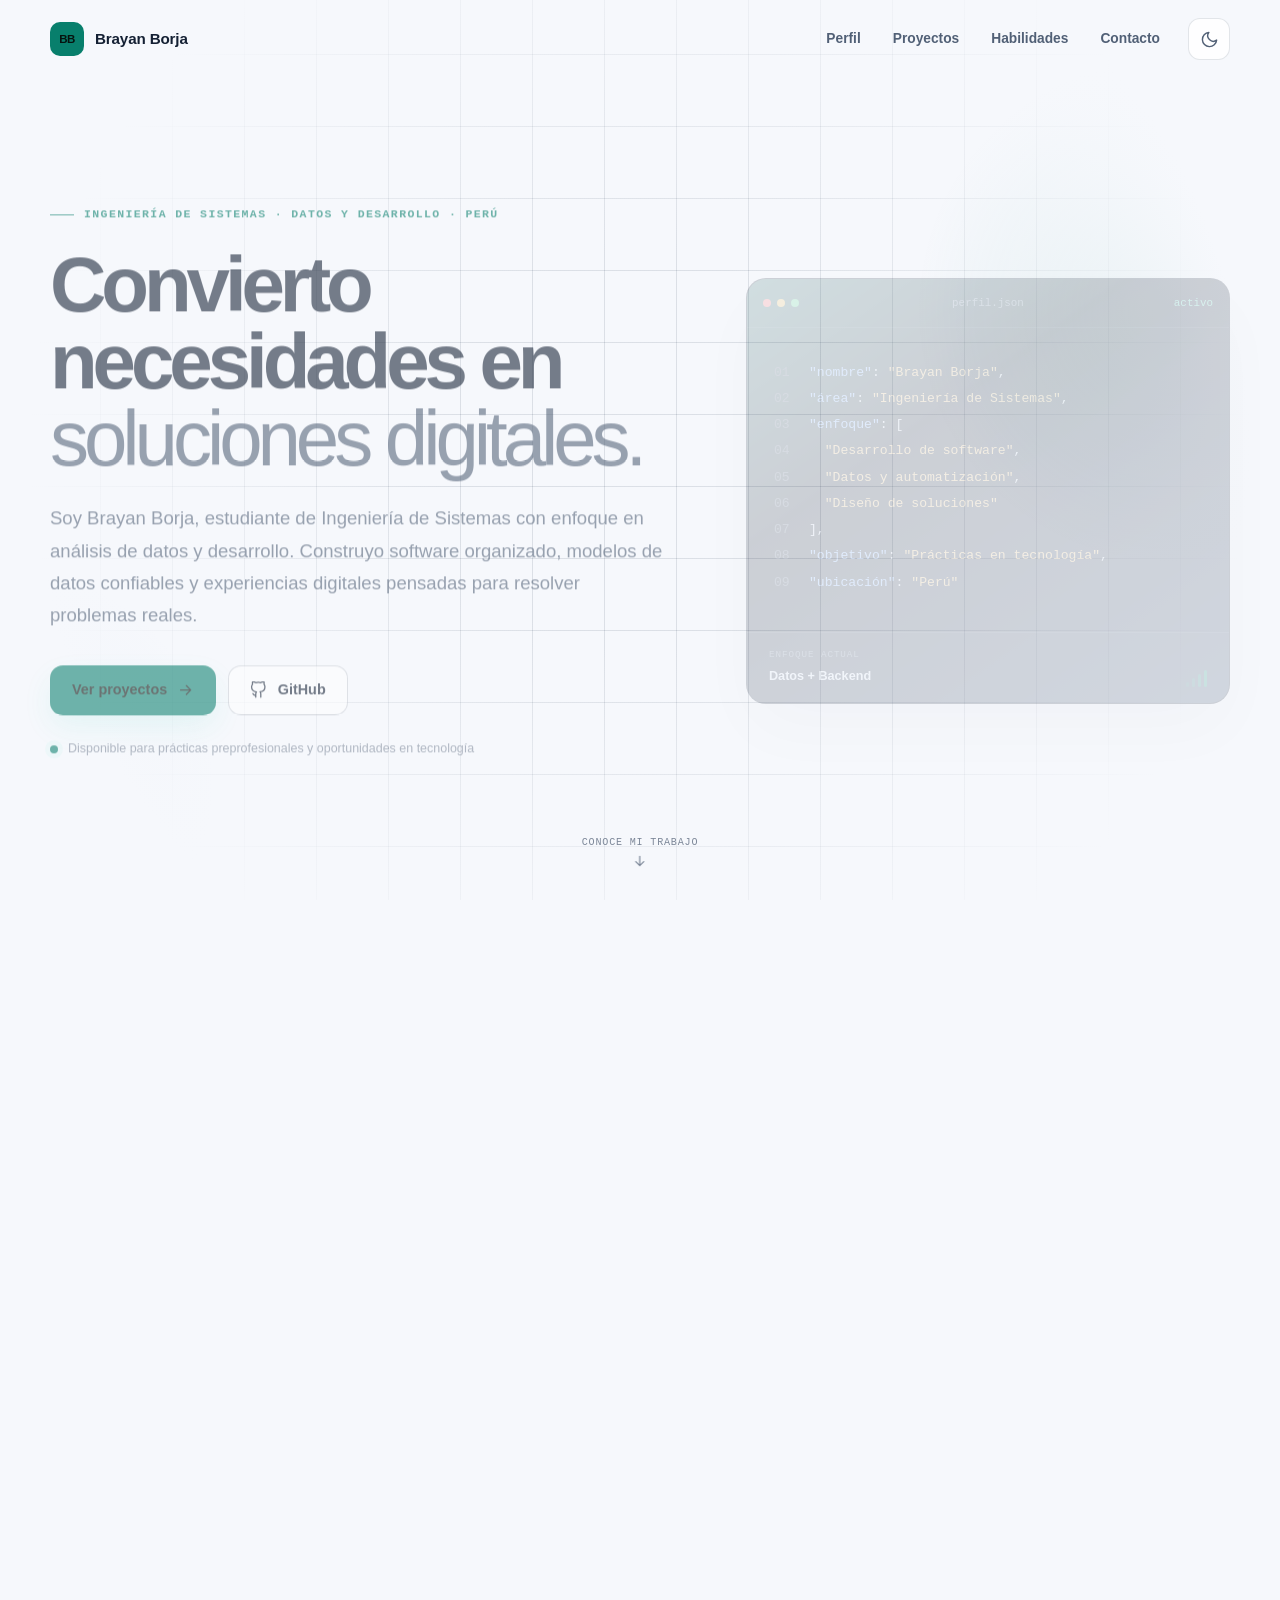
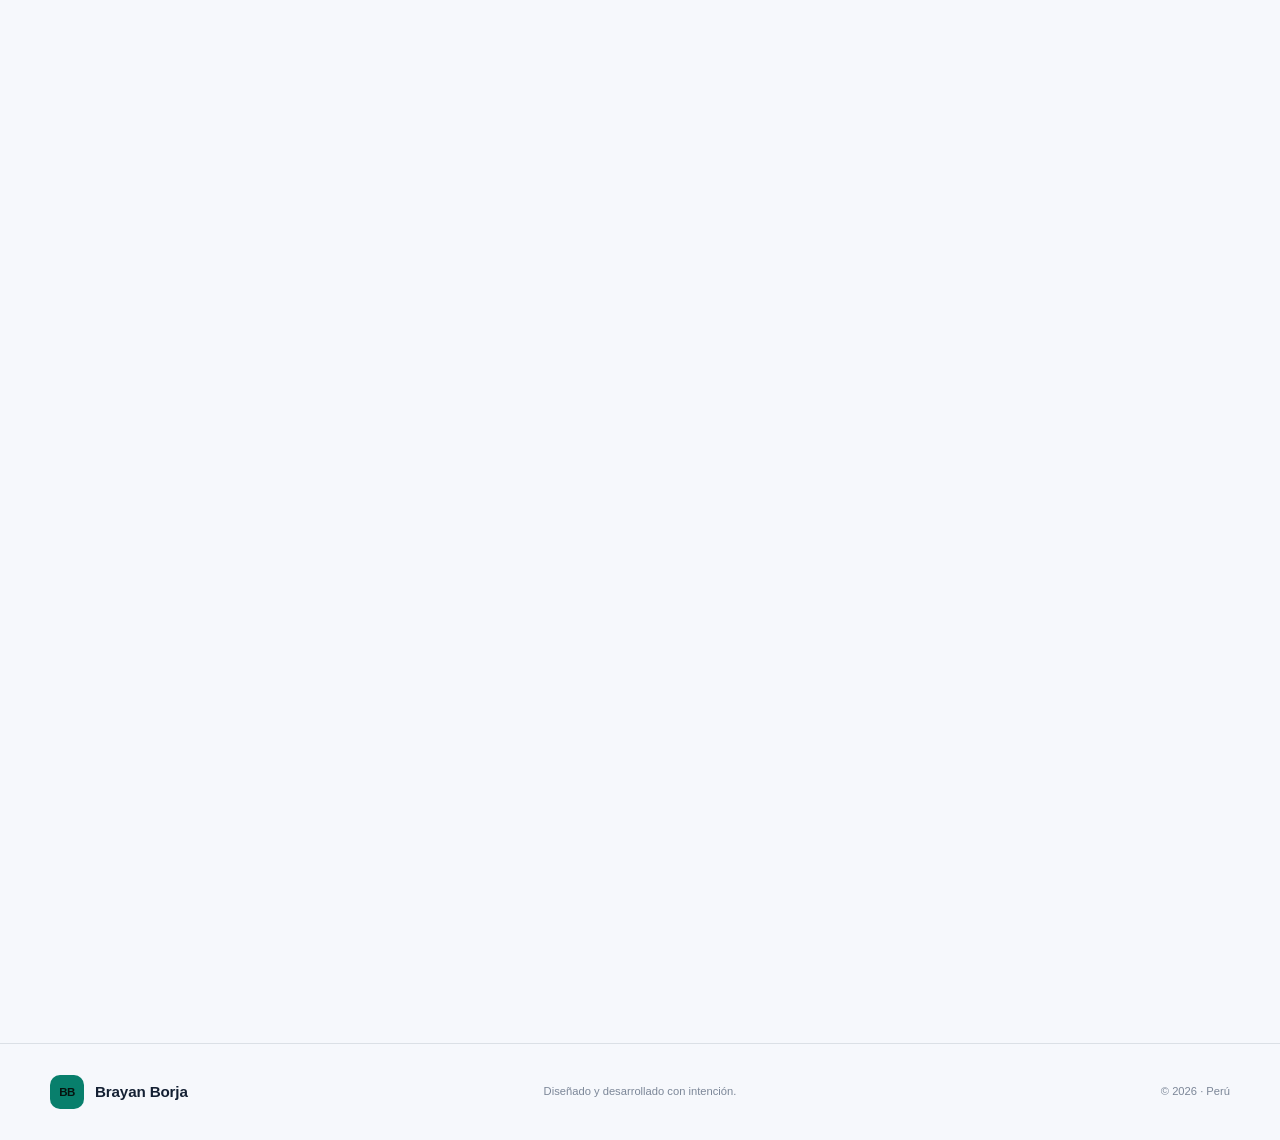
<file: index.html>
<!doctype html>
<html lang="es" data-theme="dark">
  <head>
    <meta charset="UTF-8" />
    <meta name="viewport" content="width=device-width, initial-scale=1.0" />
    <meta name="referrer" content="no-referrer" />
    <meta
      http-equiv="Content-Security-Policy"
      content="default-src 'self'; script-src 'self'; style-src 'self'; img-src 'self' data:; font-src 'self'; connect-src 'none'; object-src 'none'; frame-src 'none'; media-src 'none'; worker-src 'none'; base-uri 'self'; form-action 'none'; upgrade-insecure-requests"
    />
    <meta
      name="description"
      content="Portafolio de Brayan Borja: dos proyectos documentados de desarrollo de software, diseño de interfaces y pruebas de usabilidad."
    />
    <meta name="theme-color" content="#08101f" />
    <meta property="og:title" content="Brayan Borja | Ingeniería de Sistemas" />
    <meta
      property="og:description"
      content="Lab Nutrition y Tienda Nova: dos proyectos reales explicados con proceso, evidencia y resultados."
    />
    <meta property="og:type" content="website" />
    <meta property="og:url" content="https://thebrayan202.github.io/github.io/" />
    <title>Brayan Borja | Ingeniería de Sistemas</title>
    <link rel="icon" href="favicon.svg" type="image/svg+xml" />
    <link rel="stylesheet" href="styles.css" />
    <script src="script.js" defer></script>
  </head>
  <body>
    <a class="skip-link" href="#contenido">Saltar al contenido</a>

    <header class="site-header" data-header>
      <div class="container nav-wrap">
        <a class="brand" href="#inicio" aria-label="Ir al inicio">
          <span class="brand-mark" aria-hidden="true">BB</span>
          <span>Brayan Borja</span>
        </a>

        <nav class="desktop-nav" aria-label="Navegación principal">
          <a href="#sobre-mi">Perfil</a>
          <a href="#proyectos">Proyectos</a>
          <a href="#habilidades">Habilidades</a>
          <a href="#contacto">Contacto</a>
        </nav>

        <div class="nav-actions">
          <button class="icon-button" type="button" data-theme-toggle aria-label="Cambiar a tema claro">
            <svg class="sun-icon" viewBox="0 0 24 24" aria-hidden="true">
              <circle cx="12" cy="12" r="4"></circle>
              <path d="M12 2v2M12 20v2M4.93 4.93l1.42 1.42M17.66 17.66l1.41 1.41M2 12h2M20 12h2M4.93 19.07l1.42-1.42M17.66 6.34l1.41-1.41"></path>
            </svg>
            <svg class="moon-icon" viewBox="0 0 24 24" aria-hidden="true">
              <path d="M21 12.79A9 9 0 1 1 11.21 3 7 7 0 0 0 21 12.79Z"></path>
            </svg>
          </button>
          <button
            class="menu-button"
            type="button"
            data-menu-button
            aria-expanded="false"
            aria-controls="mobile-menu"
          >
            <span class="sr-only">Abrir menú</span>
            <span></span><span></span><span></span>
          </button>
        </div>
      </div>

      <nav class="mobile-nav" id="mobile-menu" data-mobile-menu aria-label="Navegación móvil">
        <a href="#sobre-mi">Perfil</a>
        <a href="#proyectos">Proyectos</a>
        <a href="#habilidades">Habilidades</a>
        <a href="#contacto">Contacto</a>
      </nav>
    </header>

    <main id="contenido">
      <section class="hero" id="inicio">
        <div class="hero-glow hero-glow-one" aria-hidden="true"></div>
        <div class="hero-glow hero-glow-two" aria-hidden="true"></div>
        <div class="container hero-grid">
          <div class="hero-copy reveal">
            <div class="eyebrow"><span></span> Ingeniería de Sistemas · Datos y desarrollo · Perú</div>
            <h1>Convierto necesidades en <em>soluciones digitales.</em></h1>
            <p class="hero-lead">
              Soy Brayan Borja, estudiante de Ingeniería de Sistemas con enfoque en análisis de
              datos y desarrollo. Construyo software organizado, modelos de datos confiables y
              experiencias digitales pensadas para resolver problemas reales.
            </p>
            <div class="hero-actions">
              <a class="button button-primary" href="#proyectos">
                Ver proyectos
                <svg viewBox="0 0 24 24" aria-hidden="true">
                  <path d="M5 12h14M13 6l6 6-6 6"></path>
                </svg>
              </a>
              <a
                class="button button-secondary"
                href="https://github.com/thebrayan202"
                target="_blank"
                rel="noopener noreferrer"
              >
                <svg viewBox="0 0 24 24" aria-hidden="true">
                  <path d="M15 22v-4a4.8 4.8 0 0 0-1-3.5c3.3-.4 6.8-1.6 6.8-7A5.4 5.4 0 0 0 19.4 4 5 5 0 0 0 19.3.5S18.2.1 15 1.8a13.4 13.4 0 0 0-7 0C4.8.1 3.7.5 3.7.5A5 5 0 0 0 3.6 4a5.4 5.4 0 0 0-1.4 3.7c0 5.3 3.5 6.5 6.8 7A4.8 4.8 0 0 0 8 18v4M8 19c-3 .9-3-1.5-4-2"></path>
                </svg>
                GitHub
              </a>
            </div>
            <div class="hero-note">
              <span class="status-dot" aria-hidden="true"></span>
              Disponible para prácticas preprofesionales y oportunidades en tecnología
            </div>
          </div>

          <div class="profile-panel reveal" data-delay="120">
            <div class="panel-topbar">
              <div class="window-dots" aria-hidden="true"><span></span><span></span><span></span></div>
              <span>perfil.json</span>
              <span class="panel-state">activo</span>
            </div>
            <div class="code-card" aria-label="Resumen profesional">
              <div><span class="line-number">01</span><span class="code-key">"nombre"</span>: <span class="code-value">"Brayan Borja"</span>,</div>
              <div><span class="line-number">02</span><span class="code-key">"área"</span>: <span class="code-value">"Ingeniería de Sistemas"</span>,</div>
              <div><span class="line-number">03</span><span class="code-key">"enfoque"</span>: [</div>
              <div><span class="line-number">04</span>&nbsp;&nbsp;<span class="code-value">"Desarrollo de software"</span>,</div>
              <div><span class="line-number">05</span>&nbsp;&nbsp;<span class="code-value">"Datos y automatización"</span>,</div>
              <div><span class="line-number">06</span>&nbsp;&nbsp;<span class="code-value">"Diseño de soluciones"</span></div>
              <div><span class="line-number">07</span>],</div>
              <div><span class="line-number">08</span><span class="code-key">"objetivo"</span>: <span class="code-value">"Prácticas en tecnología"</span>,</div>
              <div><span class="line-number">09</span><span class="code-key">"ubicación"</span>: <span class="code-value">"Perú"</span></div>
            </div>
            <div class="panel-footer">
              <div>
                <span>ENFOQUE ACTUAL</span>
                <strong>Datos + Backend</strong>
              </div>
              <div class="signal" aria-hidden="true"><i></i><i></i><i></i><i></i></div>
            </div>
          </div>
        </div>
        <a class="scroll-cue" href="#sobre-mi" aria-label="Continuar a la sección Sobre mí">
          <span>Conoce mi trabajo</span>
          <svg viewBox="0 0 24 24" aria-hidden="true"><path d="M12 5v14M6 13l6 6 6-6"></path></svg>
        </a>
      </section>

      <section class="section" id="sobre-mi">
        <div class="container about-grid">
          <div class="section-heading reveal">
            <span class="section-number">01</span>
            <p class="section-kicker">Perfil profesional</p>
            <h2>Tecnología con propósito, criterio y atención al detalle.</h2>
          </div>
          <div class="about-content reveal" data-delay="100">
            <p class="about-main">
              Disfruto entender cómo funciona un proceso antes de escribir una sola línea de código.
              Esa mirada me ayuda a crear soluciones simples de mantener y cómodas para quien las usa.
            </p>
            <p>
              Mi formación combina programación orientada a objetos, modelado de bases de datos y
              diseño de interfaces. Profundizo en SQL, Power BI y herramientas que permiten
              convertir datos en información clara para tomar mejores decisiones.
            </p>
            <div class="career-facts" aria-label="Resumen de perfil profesional">
              <article>
                <span>Formación</span>
                <h3>Ingeniería de Sistemas</h3>
                <p>Universidad Tecnológica del Perú · En curso</p>
              </article>
              <article>
                <span>Áreas de interés</span>
                <h3>Datos + Backend</h3>
                <p>Análisis, automatización y desarrollo de sistemas</p>
              </article>
              <article>
                <span>Disponibilidad</span>
                <h3>Oportunidades en tecnología</h3>
                <p>Prácticas preprofesionales · Perú</p>
              </article>
            </div>
            <div class="principles">
              <article>
                <span>01</span>
                <h3>Entender</h3>
                <p>Primero el problema, luego la herramienta.</p>
              </article>
              <article>
                <span>02</span>
                <h3>Construir</h3>
                <p>Estructura clara, lógica consistente y buen criterio.</p>
              </article>
              <article>
                <span>03</span>
                <h3>Mejorar</h3>
                <p>Probar, escuchar y corregir con intención.</p>
              </article>
            </div>
          </div>
        </div>
      </section>

      <section class="section projects-section" id="proyectos">
        <div class="container">
          <div class="section-heading section-heading-row reveal">
            <div>
              <span class="section-number">02</span>
              <p class="section-kicker">Proyectos seleccionados</p>
              <h2>Proyectos explicados desde el problema hasta el resultado.</h2>
            </div>
            <p class="heading-note">Dos casos reales sustentados con código, documentación, pruebas e imágenes del trabajo desarrollado.</p>
          </div>

          <div class="projects-list">
            <article class="project-card reveal">
              <div class="project-index">01</div>
              <div class="project-visual project-image-frame lab-visual">
                <img src="assets/lab-figma-dashboard.png" alt="Vista del prototipo de Lab Nutrition diseñado en Figma" loading="lazy" />
                <span class="image-caption">Dashboard · Gestión logística</span>
              </div>
              <div class="project-copy">
                <div class="project-meta">
                  <span>Producto digital</span><span>Proyecto académico</span>
                </div>
                <h3>Lab Nutrition</h3>
                <p>
                  Diseñé y documenté un prototipo logístico interactivo para registrar marcas,
                  modelos y compras, además de aprobar o rechazar operaciones desde un flujo claro.
                </p>
                <p class="project-detail-copy">El archivo entregado genera nueve pantallas en Figma mediante JavaScript, componentes, variables y estados. La tarea “Registrar modelo” se evaluó con una sesión moderada y cuatro respuestas no moderadas.</p>
                <ul class="project-points">
                  <li>CRUD, aprobación y rechazo con estados visibles</li>
                  <li>Componentes, variables y prototipo navegable</li>
                  <li>Prueba de usabilidad con métricas documentadas</li>
                </ul>
                <div class="project-facts"><span><b>9</b> pantallas</span><span><b>4/4</b> completaron</span><span><b>22,5 s</b> promedio</span></div>
                <div class="tag-list"><span>Figma</span><span>JavaScript</span><span>UX Research</span></div>
                <a class="text-link" href="proyecto.html?id=lab">
                  Ver proyecto y bitácora <svg viewBox="0 0 24 24" aria-hidden="true"><path d="M5 12h14M13 6l6 6-6 6"></path></svg>
                </a>
              </div>
            </article>

            <article class="project-card project-card-reverse reveal">
              <div class="project-index">02</div>
              <div class="project-visual project-image-frame nova-visual">
                <img src="assets/nova-dashboard.png" alt="Panel principal real de Tienda Nova" loading="lazy" />
                <span class="image-caption">Captura del sistema · Java Swing</span>
              </div>
              <div class="project-copy">
                <div class="project-meta">
                  <span>Aplicación de escritorio</span><span>Proyecto académico</span>
                </div>
                <h3>Tienda Nova</h3>
                <p>
                  Desarrollé una aplicación de escritorio que centraliza clientes, productos,
                  ventas, stock, comprobantes, historial y reportes para una tienda.
                </p>
                <p class="project-detail-copy">La solución separa interfaz, reglas de negocio, dominio y persistencia. El código fue compilado con JDK 17 y los once casos documentados quedaron conformes.</p>
                <ul class="project-points">
                  <li>Arquitectura por capas y principios de POO</li>
                  <li>Persistencia local con reemplazo atómico</li>
                  <li>Control de stock, comprobantes y reportes CSV</li>
                </ul>
                <div class="project-facts"><span><b>23</b> archivos Java</span><span><b>11/11</b> pruebas</span><span><b>0</b> librerías externas</span></div>
                <div class="tag-list"><span>Java 17</span><span>Swing</span><span>POO</span></div>
                <a class="text-link" href="proyecto.html?id=nova">
                  Ver proyecto y bitácora <svg viewBox="0 0 24 24" aria-hidden="true"><path d="M5 12h14M13 6l6 6-6 6"></path></svg>
                </a>
              </div>
            </article>

          </div>
        </div>
      </section>

      <section class="section skills-section" id="habilidades">
        <div class="container skills-grid">
          <div class="section-heading reveal">
            <span class="section-number">03</span>
            <p class="section-kicker">Habilidades</p>
            <h2>Herramientas que uso para llevar una idea a la práctica.</h2>
            <p class="skills-intro">
              Me importa más entender bien los fundamentos que coleccionar tecnologías. Este es el
              conjunto con el que trabajo y sigo profundizando.
            </p>
          </div>
          <div class="skill-groups reveal" data-delay="100">
            <article>
              <div class="skill-icon">&lt;/&gt;</div>
              <div>
                <span>Desarrollo</span>
                <h3>Java · HTML · CSS · JavaScript</h3>
                <p>Programación orientada a objetos, lógica y construcción de interfaces web.</p>
              </div>
            </article>
            <article>
              <div class="skill-icon">DB</div>
              <div>
                <span>Datos</span>
                <h3>SQL · Power BI · Excel</h3>
                <p>Modelado relacional, consultas, limpieza y visualización de información.</p>
              </div>
            </article>
            <article>
              <div class="skill-icon">UI</div>
              <div>
                <span>Producto</span>
                <h3>Figma · UX/UI · Prototipado</h3>
                <p>Flujos, componentes, pruebas de usabilidad y sistemas de diseño.</p>
              </div>
            </article>
            <article>
              <div class="skill-icon">01</div>
              <div>
                <span>Forma de trabajo</span>
                <h3>Git · GitHub · UML</h3>
                <p>Versionado, documentación y comunicación visual de soluciones.</p>
              </div>
            </article>
          </div>
        </div>
      </section>

      <section class="section focus-section">
        <div class="container focus-card reveal">
          <div>
            <span class="section-number">04</span>
            <p class="section-kicker">En qué estoy trabajando</p>
            <h2>Una base sólida para crecer en datos y desarrollo.</h2>
          </div>
          <div class="focus-track">
            <div class="focus-item">
              <span>Ahora</span>
              <strong>Fortalecer SQL y Java</strong>
              <p>Resolver problemas con mejor estructura y criterio técnico.</p>
            </div>
            <div class="focus-item">
              <span>Siguiente</span>
              <strong>Proyectos con datos reales</strong>
              <p>Crear análisis reproducibles y dashboards orientados a decisiones.</p>
            </div>
            <div class="focus-item">
              <span>Dirección</span>
              <strong>Datos + Backend</strong>
              <p>Construir sistemas confiables que conecten procesos e información.</p>
            </div>
          </div>
        </div>
      </section>

      <section class="section contact-section" id="contacto">
        <div class="container contact-card reveal">
          <div class="contact-grid" aria-hidden="true"></div>
          <div class="contact-layout">
            <div class="contact-copy">
              <p class="section-kicker">Contacto profesional</p>
              <h2>Conversemos sobre una oportunidad en tecnología.</h2>
              <p class="contact-intro">
                Estoy disponible para prácticas preprofesionales y oportunidades donde pueda
                aportar en desarrollo, datos o mejora de procesos mientras continúo fortaleciendo
                mi experiencia profesional.
              </p>
              <div class="contact-actions">
                <button class="button button-primary" type="button" data-email-compose>
                  Enviar correo
                  <svg viewBox="0 0 24 24" aria-hidden="true"><path d="M5 12h14M13 6l6 6-6 6"></path></svg>
                </button>
                <a class="button button-secondary" href="https://github.com/thebrayan202" target="_blank" rel="noopener noreferrer">
                  Visitar mi GitHub
                </a>
              </div>
              <p class="contact-note"><span aria-hidden="true"></span> Disponible para procesos de selección y entrevistas</p>
            </div>

            <div class="contact-details" aria-label="Datos de contacto de Brayan Borja">
              <p class="contact-details-label">Datos de contacto</p>
              <button class="contact-detail" type="button" data-email-reveal aria-label="Mostrar correo profesional">
                <span class="contact-detail-icon" aria-hidden="true">@</span>
                <span>
                  <small>Correo protegido</small>
                  <strong data-email-text>Mostrar correo profesional</strong>
                </span>
                <svg viewBox="0 0 24 24" aria-hidden="true"><path d="M7 17 17 7M8 7h9v9"></path></svg>
              </button>
              <a class="contact-detail" href="https://github.com/thebrayan202" target="_blank" rel="noopener noreferrer">
                <span class="contact-detail-icon" aria-hidden="true">GH</span>
                <span>
                  <small>GitHub</small>
                  <strong>github.com/thebrayan202</strong>
                </span>
                <svg viewBox="0 0 24 24" aria-hidden="true"><path d="M7 17 17 7M8 7h9v9"></path></svg>
              </a>
              <div class="contact-detail contact-detail-static">
                <span class="contact-detail-icon" aria-hidden="true">PE</span>
                <span>
                  <small>Ubicación</small>
                  <strong>Perú</strong>
                </span>
              </div>
            </div>
          </div>
        </div>
      </section>
    </main>

    <footer class="site-footer">
      <div class="container footer-inner">
        <a class="brand" href="#inicio"><span class="brand-mark">BB</span><span>Brayan Borja</span></a>
        <p>Diseñado y desarrollado con intención.</p>
        <p>© <span data-year></span> · Perú</p>
      </div>
    </footer>

  </body>
</html>
</file>
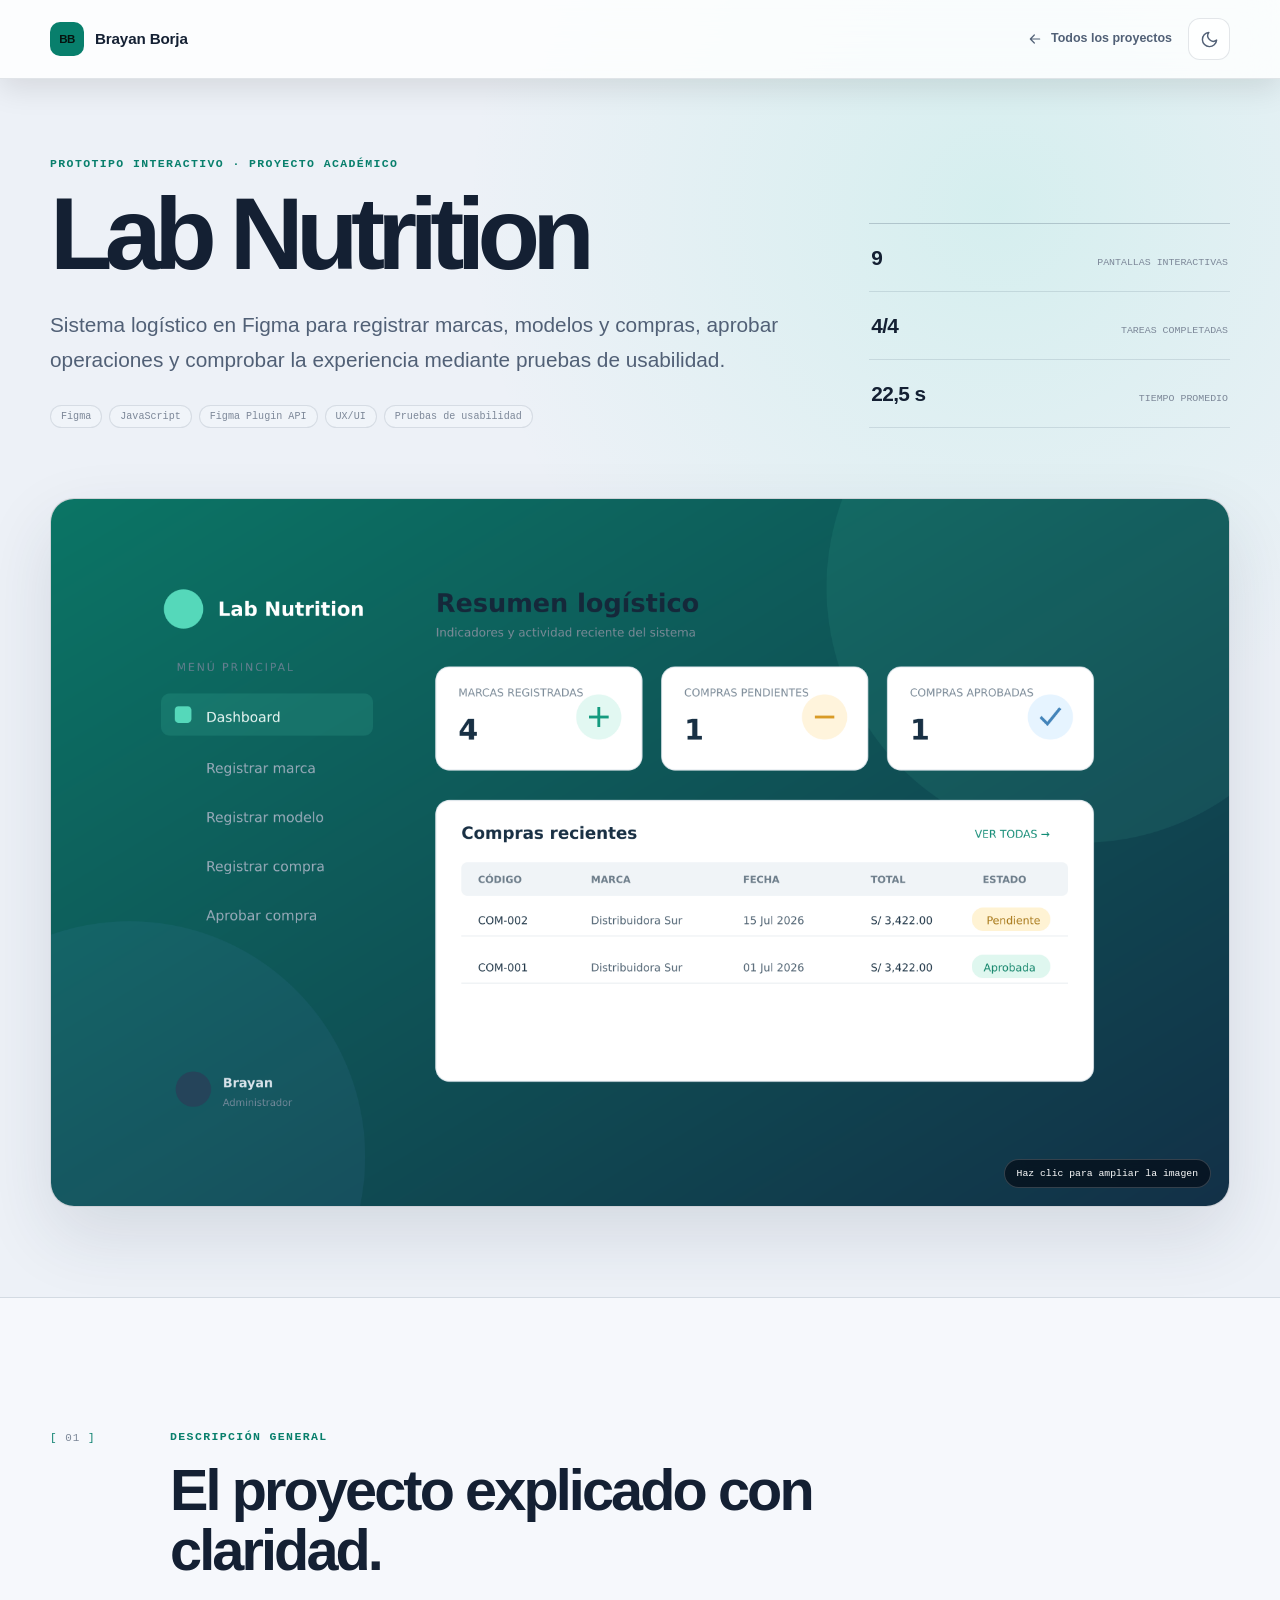
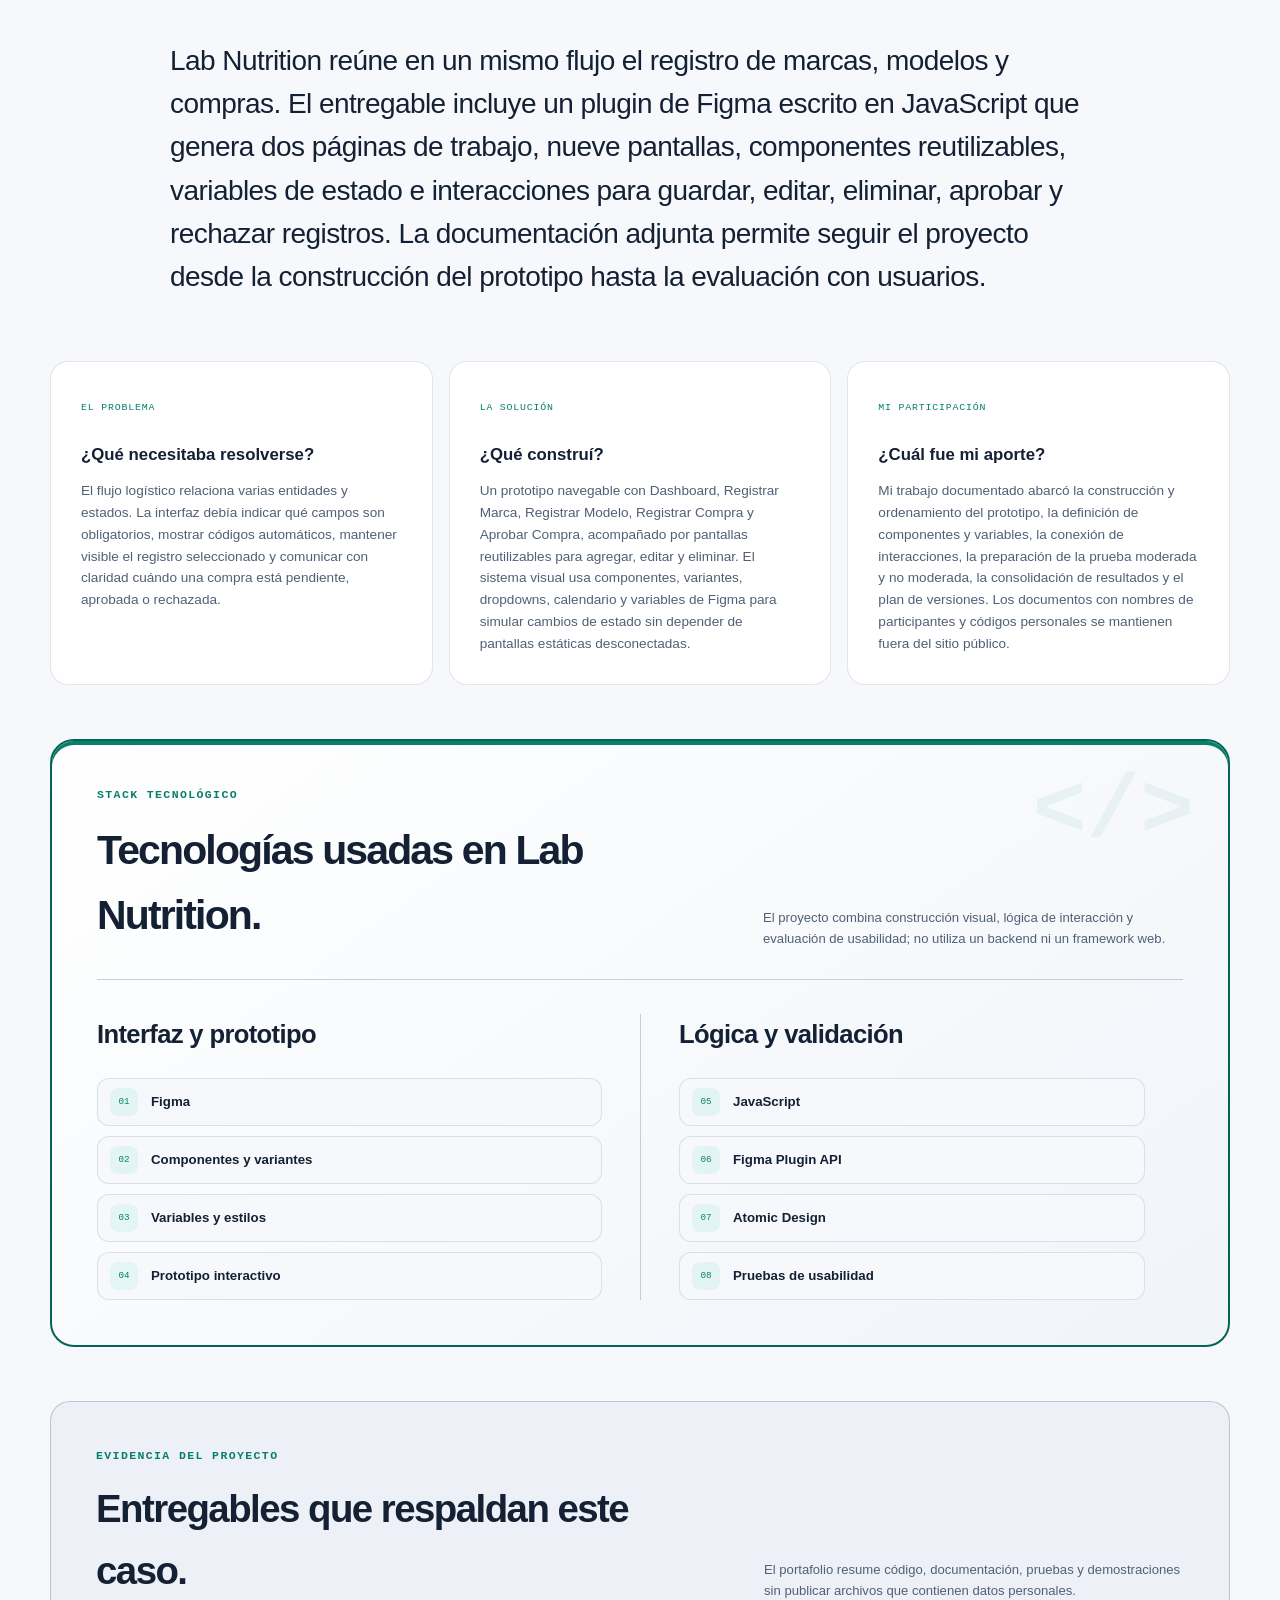
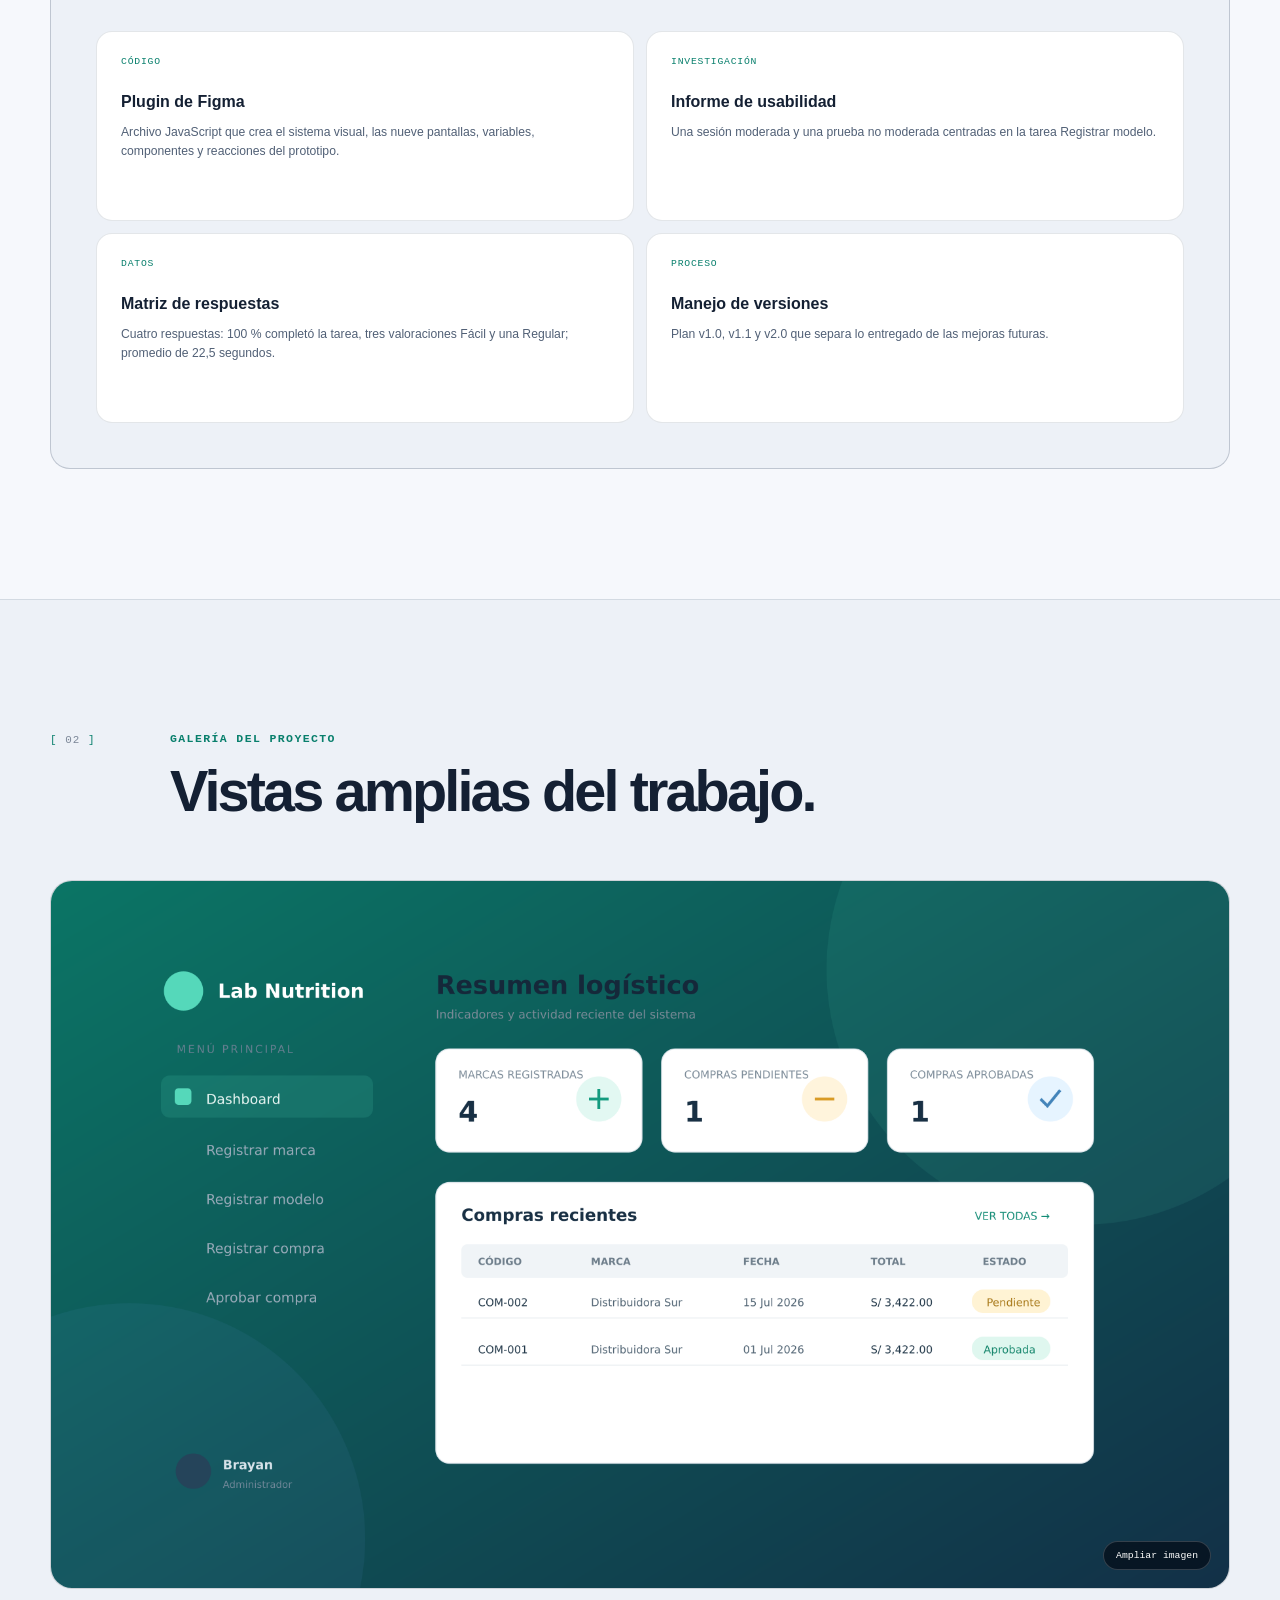
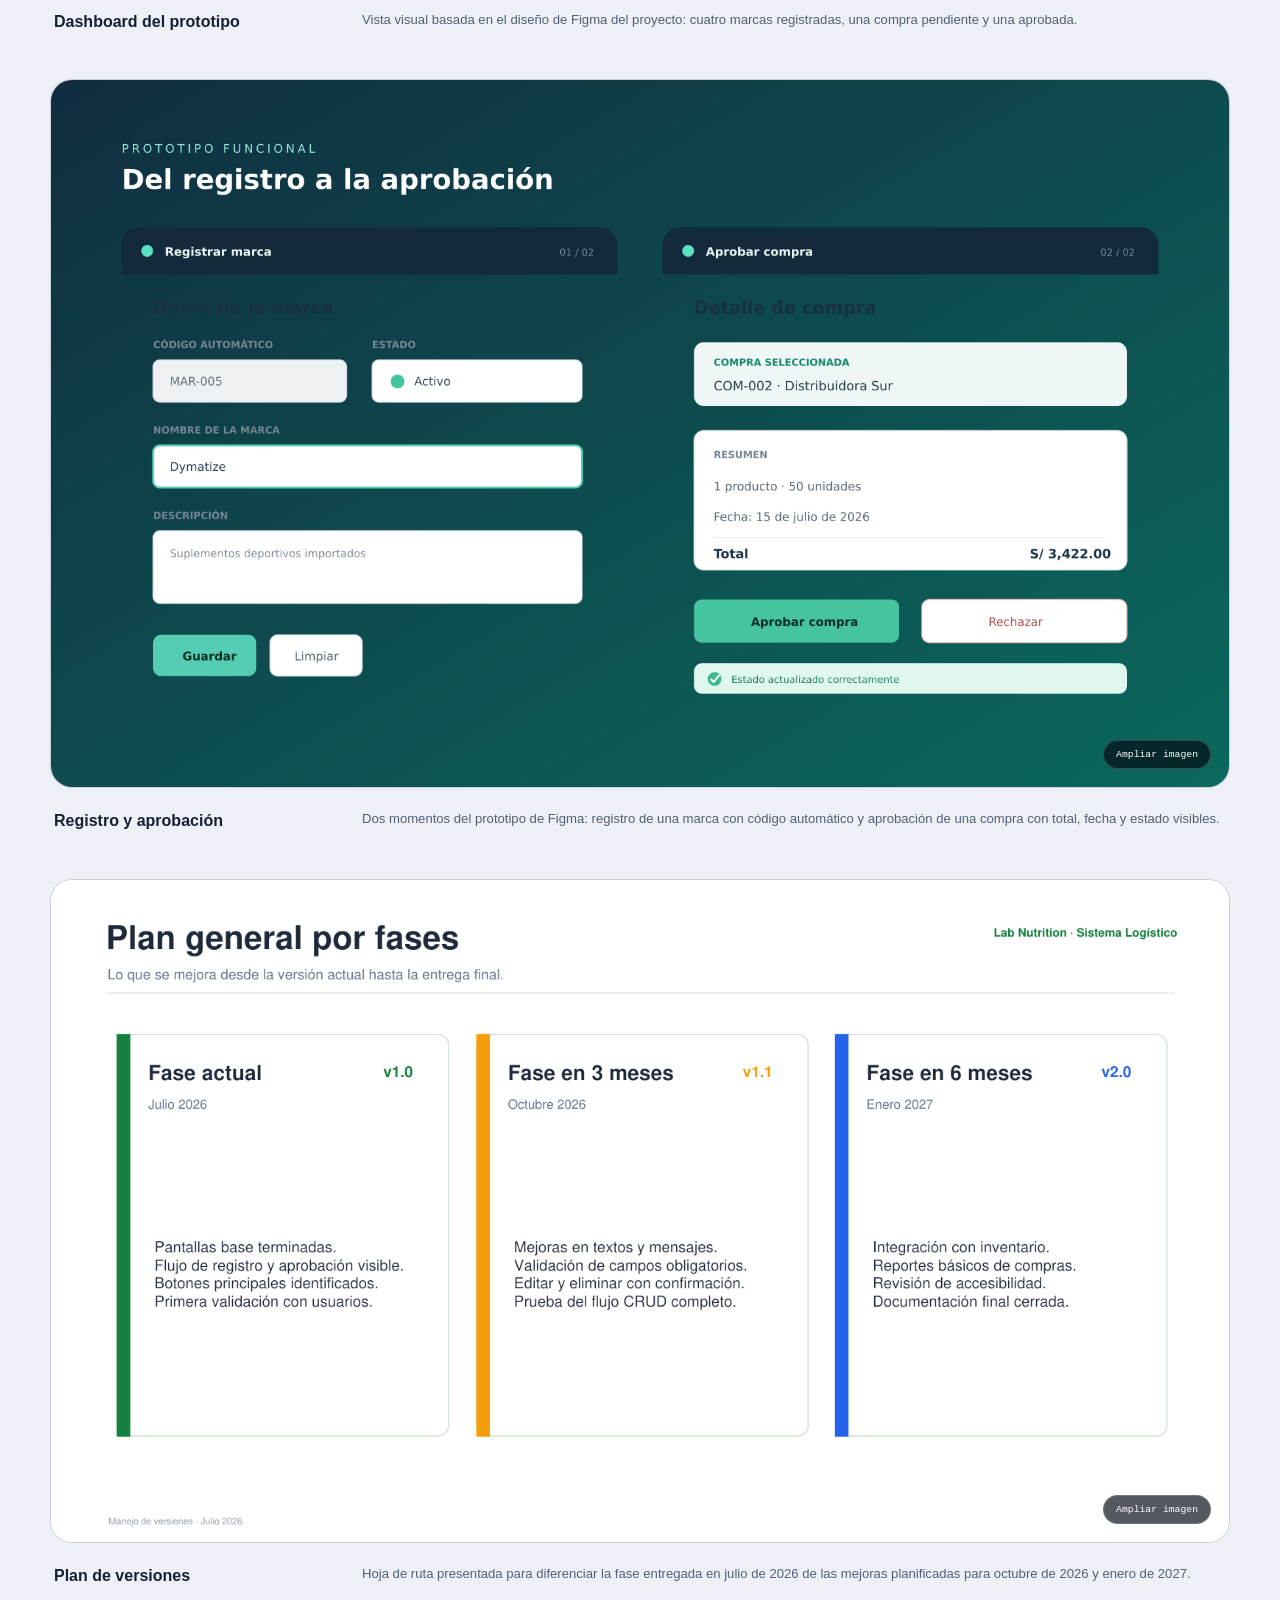
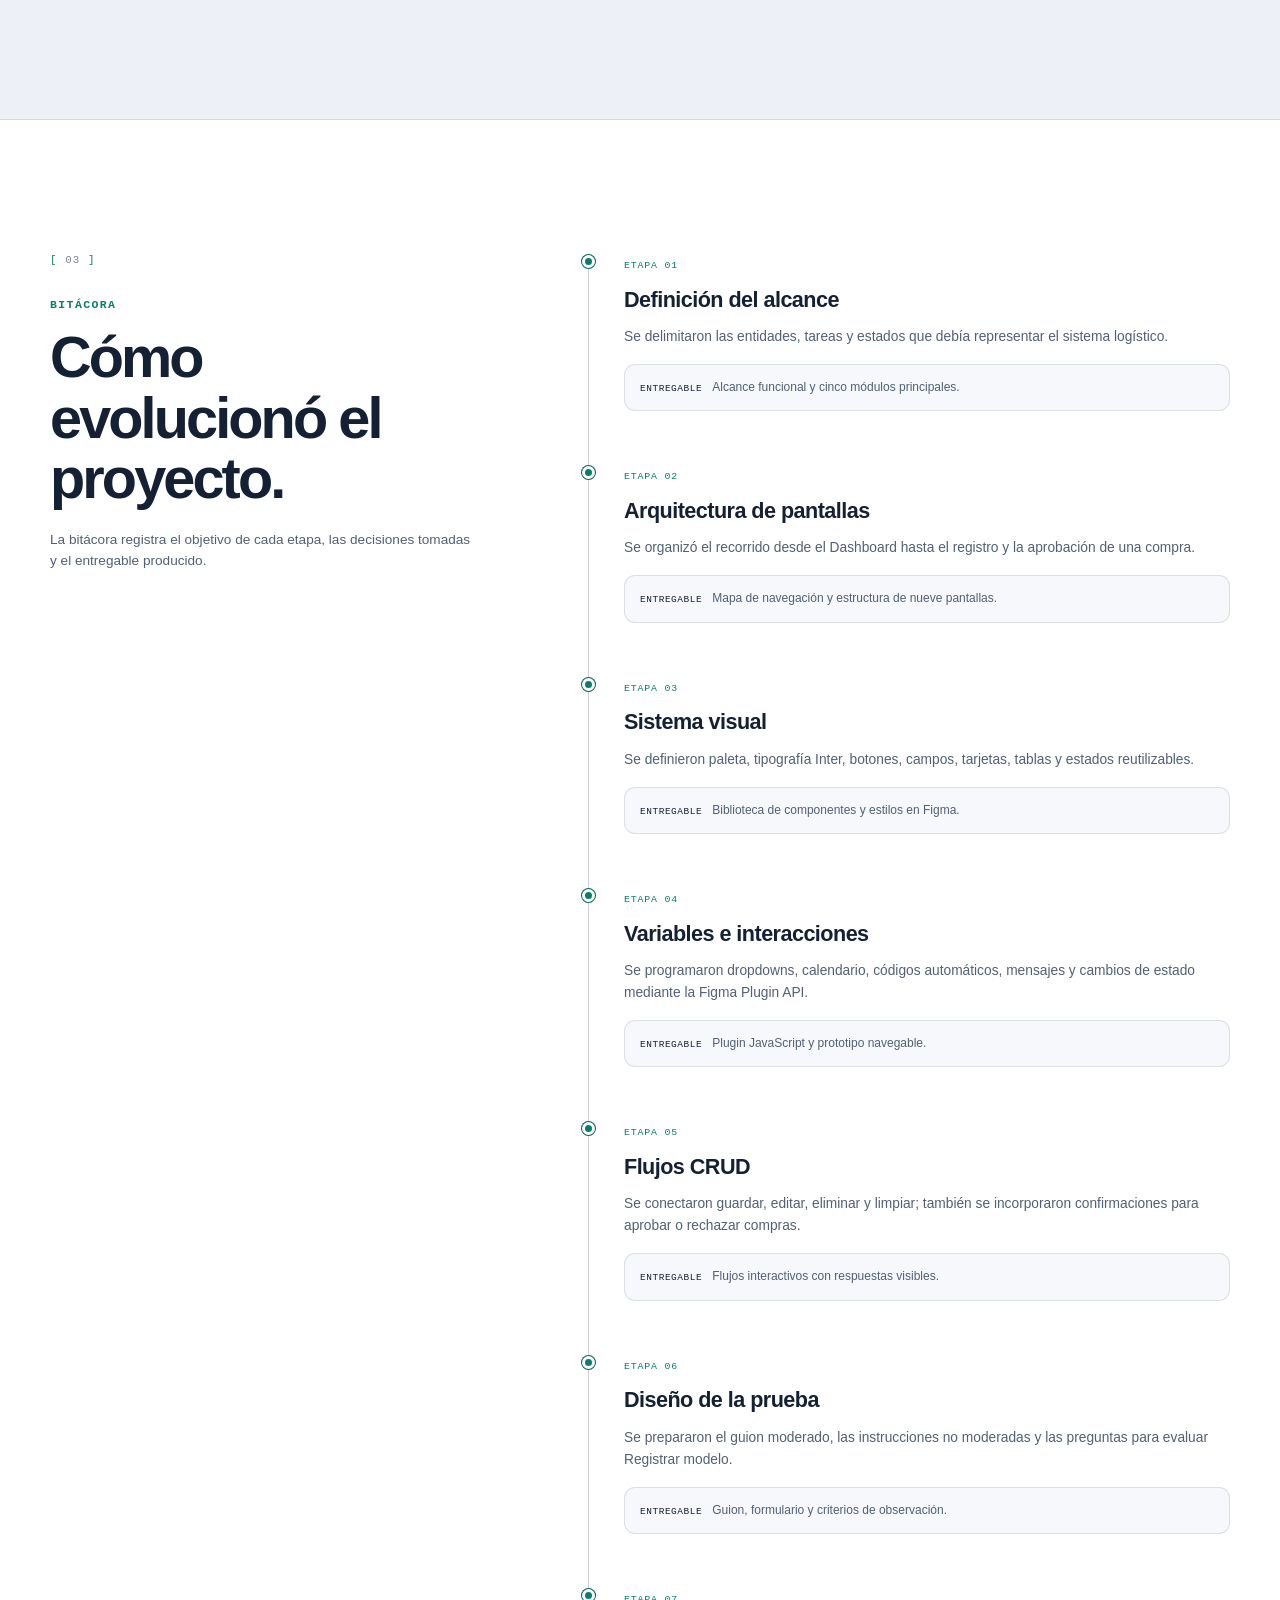
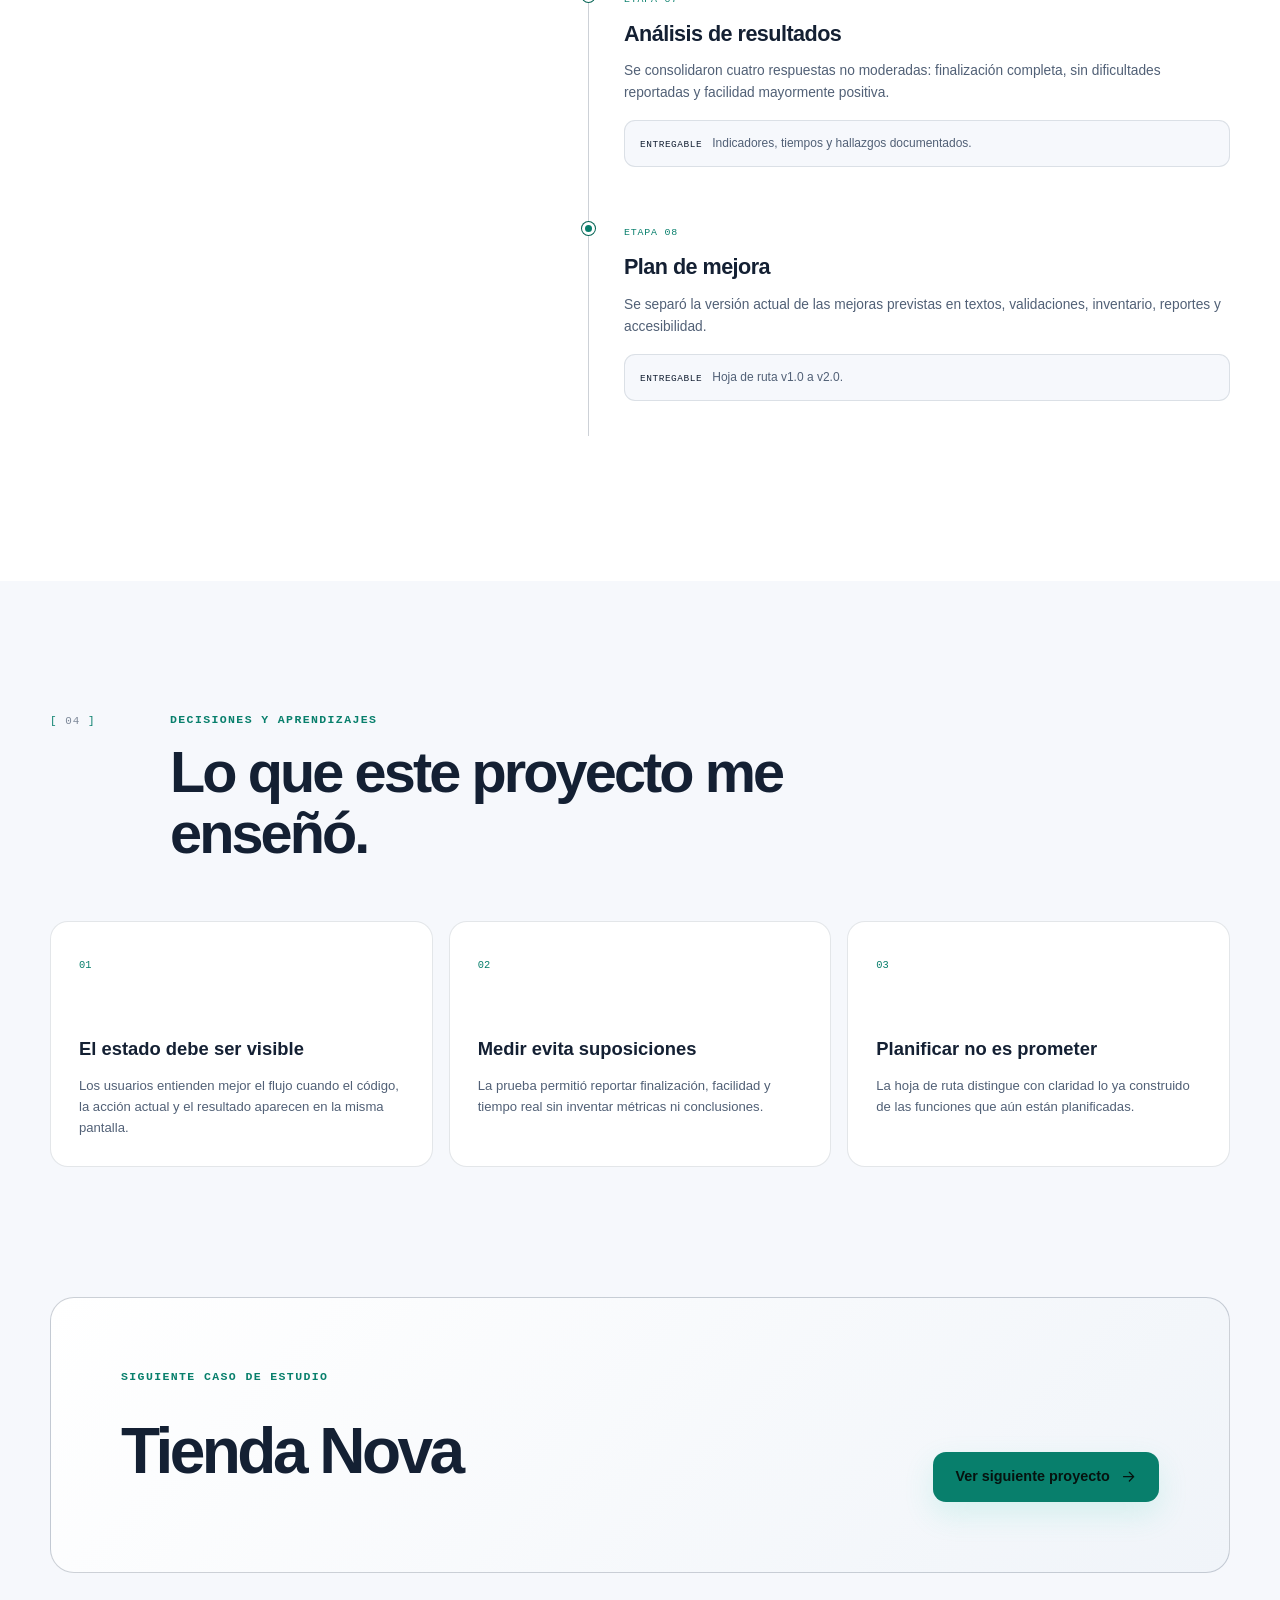
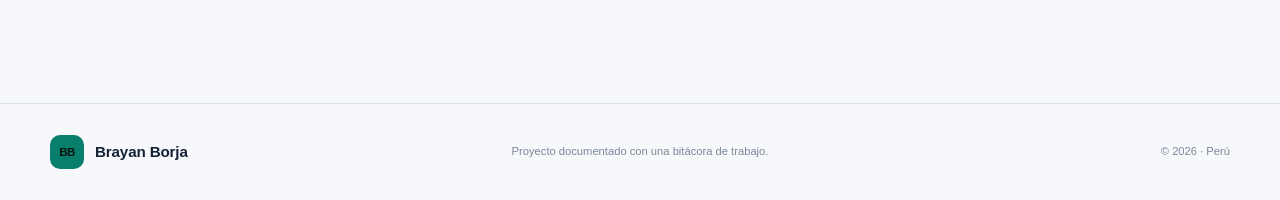
<file: proyecto.html>
<!doctype html>
<html lang="es" data-theme="dark">
  <head>
    <meta charset="UTF-8" />
    <meta name="viewport" content="width=device-width, initial-scale=1.0" />
    <meta name="referrer" content="no-referrer" />
    <meta
      http-equiv="Content-Security-Policy"
      content="default-src 'self'; script-src 'self'; style-src 'self'; img-src 'self' data:; font-src 'self'; connect-src 'none'; object-src 'none'; frame-src 'none'; media-src 'none'; worker-src 'none'; base-uri 'self'; form-action 'none'; upgrade-insecure-requests"
    />
    <meta name="description" content="Caso de estudio y bitácora de proyecto de Brayan Borja." />
    <meta name="theme-color" content="#08101f" />
    <title>Proyecto | Brayan Borja</title>
    <link rel="icon" href="favicon.svg" type="image/svg+xml" />
    <link rel="stylesheet" href="styles.css" />
    <script src="project.js" defer></script>
  </head>
  <body class="project-page">
    <a class="skip-link" href="#contenido">Saltar al contenido</a>
    <header class="site-header scrolled">
      <div class="container nav-wrap">
        <a class="brand" href="index.html#proyectos" aria-label="Volver al portafolio">
          <span class="brand-mark" aria-hidden="true">BB</span>
          <span>Brayan Borja</span>
        </a>
        <div class="project-nav-actions">
          <a class="back-link" href="index.html#proyectos">
            <svg viewBox="0 0 24 24" aria-hidden="true"><path d="M19 12H5M11 18l-6-6 6-6"></path></svg>
            Todos los proyectos
          </a>
          <button class="icon-button" type="button" data-theme-toggle aria-label="Cambiar a tema claro">
            <svg class="sun-icon" viewBox="0 0 24 24" aria-hidden="true"><circle cx="12" cy="12" r="4"></circle><path d="M12 2v2M12 20v2M4.93 4.93l1.42 1.42M17.66 17.66l1.41 1.41M2 12h2M20 12h2M4.93 19.07l1.42-1.42M17.66 6.34l1.41-1.41"></path></svg>
            <svg class="moon-icon" viewBox="0 0 24 24" aria-hidden="true"><path d="M21 12.79A9 9 0 1 1 11.21 3 7 7 0 0 0 21 12.79Z"></path></svg>
          </button>
        </div>
      </div>
    </header>

    <main id="contenido">
      <section class="case-hero" data-case-theme>
        <div class="container">
          <div class="case-hero-grid">
            <div class="case-hero-copy">
              <p class="section-kicker" data-project-type></p>
              <h1 data-project-title></h1>
              <p class="case-lead" data-project-summary></p>
              <div class="tag-list" data-project-tags></div>
            </div>
            <div class="case-facts" data-project-facts></div>
          </div>
          <a class="case-cover" data-project-cover-link target="_blank" rel="noopener noreferrer">
            <img data-project-cover alt="" />
            <span>Haz clic para ampliar la imagen</span>
          </a>
        </div>
      </section>

      <section class="section case-overview">
        <div class="container">
          <div class="case-section-heading">
            <span class="section-number">01</span>
            <div><p class="section-kicker">Descripción general</p><h2>El proyecto explicado con claridad.</h2></div>
          </div>
          <p class="case-intro" data-project-intro></p>
          <div class="case-info-grid">
            <article><span>El problema</span><h3>¿Qué necesitaba resolverse?</h3><p data-project-challenge></p></article>
            <article><span>La solución</span><h3>¿Qué construí?</h3><p data-project-solution></p></article>
            <article><span>Mi participación</span><h3>¿Cuál fue mi aporte?</h3><p data-project-role></p></article>
          </div>
          <div class="case-stack-panel" data-project-stack-panel hidden>
            <div class="case-stack-heading">
              <div>
                <p class="section-kicker">Stack tecnológico</p>
                <h3 data-project-stack-title></h3>
              </div>
              <p data-project-stack-note></p>
            </div>
            <div class="case-stack-grid" data-project-stack></div>
          </div>
          <div class="case-sources-panel" data-project-evidence-panel hidden>
            <div class="case-sources-heading">
              <div>
                <p class="section-kicker">Evidencia del proyecto</p>
                <h3>Entregables que respaldan este caso.</h3>
              </div>
              <p>El portafolio resume código, documentación, pruebas y demostraciones sin publicar archivos que contienen datos personales.</p>
            </div>
            <div class="case-source-grid" data-project-evidence></div>
          </div>
        </div>
      </section>

      <section class="section case-gallery-section">
        <div class="container">
          <div class="case-section-heading">
            <span class="section-number">02</span>
            <div><p class="section-kicker">Galería del proyecto</p><h2>Vistas amplias del trabajo.</h2></div>
          </div>
          <div class="case-gallery" data-project-gallery></div>
        </div>
      </section>

      <section class="section case-process-section">
        <div class="container case-process-grid">
          <div class="case-section-heading case-heading-sticky">
            <span class="section-number">03</span>
            <div>
              <p class="section-kicker">Bitácora</p>
              <h2>Cómo evolucionó el proyecto.</h2>
              <p>La bitácora registra el objetivo de cada etapa, las decisiones tomadas y el entregable producido.</p>
            </div>
          </div>
          <div class="case-timeline" data-project-log></div>
        </div>
      </section>

      <section class="section case-learning-section">
        <div class="container">
          <div class="case-section-heading">
            <span class="section-number">04</span>
            <div><p class="section-kicker">Decisiones y aprendizajes</p><h2>Lo que este proyecto me enseñó.</h2></div>
          </div>
          <div class="learning-grid" data-project-learnings></div>
        </div>
      </section>

      <section class="section case-next-section">
        <div class="container case-next-card">
          <div><p class="section-kicker">Siguiente caso de estudio</p><h2 data-next-title></h2></div>
          <a class="button button-primary" data-next-link>Ver siguiente proyecto <svg viewBox="0 0 24 24" aria-hidden="true"><path d="M5 12h14M13 6l6 6-6 6"></path></svg></a>
        </div>
      </section>
    </main>

    <footer class="site-footer">
      <div class="container footer-inner">
        <a class="brand" href="index.html"><span class="brand-mark">BB</span><span>Brayan Borja</span></a>
        <p>Proyecto documentado con una bitácora de trabajo.</p>
        <p>© <span data-year></span> · Perú</p>
      </div>
    </footer>
  </body>
</html>
</file>
<file: styles.css>
:root {
  color-scheme: dark;
  --bg: #08101f;
  --bg-deep: #050a14;
  --surface: #0e192b;
  --surface-soft: #121f34;
  --surface-glass: rgba(14, 25, 43, 0.72);
  --text: #f4f7fb;
  --text-soft: #aab7cb;
  --text-faint: #718096;
  --line: rgba(155, 176, 207, 0.15);
  --line-strong: rgba(155, 176, 207, 0.28);
  --accent: #59e1c2;
  --accent-strong: #70f2d5;
  --accent-dark: #0c8f7a;
  --blue: #74a7ff;
  --code: #f1c888;
  --shadow: 0 28px 80px rgba(0, 0, 0, 0.32);
  --radius: 26px;
  --radius-sm: 16px;
  --container: 1180px;
  --font: Inter, ui-sans-serif, -apple-system, BlinkMacSystemFont, "Segoe UI", sans-serif;
  --mono: "SFMono-Regular", Consolas, "Liberation Mono", monospace;
}

[data-theme="light"] {
  color-scheme: light;
  --bg: #f6f8fc;
  --bg-deep: #edf1f7;
  --surface: #ffffff;
  --surface-soft: #f0f4f9;
  --surface-glass: rgba(255, 255, 255, 0.82);
  --text: #142033;
  --text-soft: #516076;
  --text-faint: #7c8798;
  --line: rgba(31, 48, 76, 0.12);
  --line-strong: rgba(31, 48, 76, 0.22);
  --accent: #087f6c;
  --accent-strong: #056454;
  --accent-dark: #056454;
  --blue: #3268bf;
  --code: #9b5b00;
  --shadow: 0 28px 70px rgba(31, 48, 76, 0.12);
}

* { box-sizing: border-box; }

html { scroll-behavior: smooth; }

body {
  margin: 0;
  min-width: 320px;
  background: var(--bg);
  color: var(--text);
  font-family: var(--font);
  line-height: 1.6;
  -webkit-font-smoothing: antialiased;
}

body.menu-open { overflow: hidden; }

button, a { -webkit-tap-highlight-color: transparent; }

button { font: inherit; }

a { color: inherit; text-decoration: none; }

p, h1, h2, h3 { margin-top: 0; }

svg {
  width: 1.2em;
  fill: none;
  stroke: currentColor;
  stroke-width: 1.8;
  stroke-linecap: round;
  stroke-linejoin: round;
}

.container { width: min(calc(100% - 48px), var(--container)); margin: 0 auto; }

.sr-only {
  position: absolute;
  width: 1px;
  height: 1px;
  padding: 0;
  margin: -1px;
  overflow: hidden;
  clip: rect(0, 0, 0, 0);
  white-space: nowrap;
  border: 0;
}

.skip-link {
  position: fixed;
  top: 12px;
  left: 12px;
  z-index: 1000;
  transform: translateY(-150%);
  padding: 10px 16px;
  border-radius: 10px;
  background: var(--accent);
  color: var(--bg-deep);
  font-weight: 700;
}

.skip-link:focus { transform: translateY(0); }

.site-header {
  position: fixed;
  inset: 0 0 auto;
  z-index: 100;
  border-bottom: 1px solid transparent;
  transition: background 180ms ease, border-color 180ms ease, box-shadow 180ms ease;
}

.site-header.scrolled {
  border-color: var(--line);
  background: var(--surface-glass);
  box-shadow: 0 10px 30px rgba(0, 0, 0, 0.1);
  backdrop-filter: blur(18px);
}

.nav-wrap {
  min-height: 78px;
  display: flex;
  align-items: center;
  justify-content: space-between;
  gap: 28px;
}

.brand { display: inline-flex; align-items: center; gap: 11px; font-size: 0.95rem; font-weight: 730; letter-spacing: -0.01em; }

.brand-mark {
  display: inline-grid;
  place-items: center;
  width: 34px;
  aspect-ratio: 1;
  border-radius: 10px;
  background: var(--accent);
  color: #06130f;
  font-size: 0.72rem;
  font-weight: 850;
  letter-spacing: -0.04em;
}

.desktop-nav { display: flex; align-items: center; gap: 32px; margin-left: auto; }

.desktop-nav a {
  position: relative;
  color: var(--text-soft);
  font-size: 0.86rem;
  font-weight: 580;
  transition: color 160ms ease;
}

.desktop-nav a::after {
  content: "";
  position: absolute;
  inset: auto 0 -9px;
  height: 2px;
  border-radius: 2px;
  background: var(--accent);
  transform: scaleX(0);
  transition: transform 160ms ease;
}

.desktop-nav a:hover, .desktop-nav a.active { color: var(--text); }
.desktop-nav a:hover::after, .desktop-nav a.active::after { transform: scaleX(1); }

.nav-actions { display: flex; align-items: center; gap: 10px; }

.icon-button, .menu-button {
  display: grid;
  place-items: center;
  width: 42px;
  height: 42px;
  border: 1px solid var(--line);
  border-radius: 12px;
  background: var(--surface-glass);
  color: var(--text-soft);
  cursor: pointer;
  transition: border-color 150ms ease, color 150ms ease, transform 150ms ease;
}

.icon-button:hover, .menu-button:hover { border-color: var(--line-strong); color: var(--text); transform: translateY(-1px); }

.icon-button svg { width: 19px; }
.moon-icon { display: none; }
[data-theme="light"] .sun-icon { display: none; }
[data-theme="light"] .moon-icon { display: block; }

.menu-button { display: none; gap: 4px; align-content: center; }
.menu-button span:not(.sr-only) { width: 18px; height: 1.5px; border-radius: 2px; background: currentColor; transition: transform 180ms ease, opacity 180ms ease; }
.menu-button[aria-expanded="true"] span:nth-of-type(2) { transform: translateY(5.5px) rotate(45deg); }
.menu-button[aria-expanded="true"] span:nth-of-type(3) { opacity: 0; }
.menu-button[aria-expanded="true"] span:nth-of-type(4) { transform: translateY(-5.5px) rotate(-45deg); }

.mobile-nav {
  display: none;
  flex-direction: column;
  gap: 4px;
  padding: 12px 24px 24px;
  border-top: 1px solid var(--line);
  background: var(--surface);
}

.mobile-nav a { padding: 12px 4px; color: var(--text-soft); font-weight: 650; }

.hero {
  position: relative;
  min-height: 100svh;
  padding: 158px 0 112px;
  overflow: hidden;
  display: grid;
  align-items: center;
  background:
    linear-gradient(var(--line) 1px, transparent 1px),
    linear-gradient(90deg, var(--line) 1px, transparent 1px);
  background-size: 72px 72px;
  background-position: center;
}

.hero::after {
  content: "";
  position: absolute;
  inset: 0;
  pointer-events: none;
  background: radial-gradient(circle at center, transparent 25%, var(--bg) 78%);
}

.hero-glow { position: absolute; z-index: 0; border-radius: 999px; filter: blur(1px); opacity: 0.16; }
.hero-glow-one { width: 520px; height: 520px; right: -150px; top: 50px; background: radial-gradient(circle, var(--accent), transparent 70%); }
.hero-glow-two { width: 440px; height: 440px; left: -220px; bottom: -100px; background: radial-gradient(circle, var(--blue), transparent 70%); }

.hero-grid { position: relative; z-index: 2; display: grid; grid-template-columns: minmax(0, 1.12fr) minmax(380px, 0.88fr); align-items: center; gap: 80px; }

.eyebrow, .section-kicker {
  color: var(--accent);
  font-family: var(--mono);
  font-size: 0.72rem;
  font-weight: 700;
  letter-spacing: 0.12em;
  text-transform: uppercase;
}

.eyebrow { display: flex; align-items: center; gap: 10px; margin-bottom: 23px; }
.eyebrow span { width: 24px; height: 1px; background: currentColor; }

.hero h1 {
  max-width: 760px;
  margin-bottom: 26px;
  font-size: clamp(3.3rem, 6.1vw, 6.1rem);
  line-height: 0.98;
  letter-spacing: -0.065em;
  font-weight: 760;
}

.hero h1 em { color: var(--text-soft); font-style: normal; font-weight: 510; }

.hero-lead { max-width: 650px; margin-bottom: 33px; color: var(--text-soft); font-size: clamp(1rem, 1.7vw, 1.16rem); line-height: 1.75; }

.hero-actions { display: flex; flex-wrap: wrap; gap: 12px; }

.button {
  display: inline-flex;
  align-items: center;
  justify-content: center;
  min-height: 50px;
  padding: 0 21px;
  border: 1px solid transparent;
  border-radius: 13px;
  font-size: 0.9rem;
  font-weight: 750;
  cursor: pointer;
  transition: transform 160ms ease, box-shadow 160ms ease, background 160ms ease, border-color 160ms ease;
}

.button svg { margin-left: 10px; }
.button:hover { transform: translateY(-2px); }
.button-primary { background: var(--accent); color: #06130f; box-shadow: 0 12px 30px rgba(54, 213, 178, 0.16); }
.button-primary:hover { background: var(--accent-strong); box-shadow: 0 16px 34px rgba(54, 213, 178, 0.23); }
.button-secondary { border-color: var(--line-strong); background: var(--surface-glass); color: var(--text); }
.button-secondary:hover { border-color: var(--accent-dark); }
.button-secondary svg { margin: 0 10px 0 0; }

.hero-note { display: flex; align-items: center; gap: 10px; margin-top: 24px; color: var(--text-faint); font-size: 0.78rem; }
.status-dot { width: 8px; height: 8px; border-radius: 50%; background: var(--accent); box-shadow: 0 0 0 5px rgba(89, 225, 194, 0.09); }

.profile-panel {
  position: relative;
  border: 1px solid var(--line-strong);
  border-radius: 20px;
  overflow: hidden;
  background: rgba(6, 13, 25, 0.88);
  box-shadow: var(--shadow);
  transform: rotate(1.2deg);
}

[data-theme="light"] .profile-panel { background: #101a2b; color: #f4f7fb; }

.profile-panel::before {
  content: "";
  position: absolute;
  inset: -1px;
  z-index: -1;
  border-radius: inherit;
  background: linear-gradient(145deg, rgba(89, 225, 194, 0.4), transparent 35%, rgba(116, 167, 255, 0.24));
}

.panel-topbar { min-height: 49px; padding: 0 16px; display: grid; grid-template-columns: 1fr auto 1fr; align-items: center; border-bottom: 1px solid rgba(155, 176, 207, 0.14); color: #7d8ba1; font: 0.68rem var(--mono); }
.window-dots { display: flex; gap: 6px; }
.window-dots span { width: 8px; height: 8px; border-radius: 50%; background: #334056; }
.window-dots span:first-child { background: #ff6f6f; }
.window-dots span:nth-child(2) { background: #f1c45d; }
.window-dots span:nth-child(3) { background: #59d591; }
.panel-state { justify-self: end; color: #5fd8b9; }

.code-card { padding: 32px 27px 36px; color: #d5ddea; font: clamp(0.7rem, 1.1vw, 0.82rem)/2 var(--mono); white-space: nowrap; overflow: hidden; }
.line-number { display: inline-block; width: 35px; color: #4e5c72; user-select: none; }
.code-key { color: #84b5ff; }
.code-value { color: #e9c17e; }

.panel-footer { display: flex; align-items: flex-end; justify-content: space-between; padding: 16px 22px; border-top: 1px solid rgba(155, 176, 207, 0.14); background: rgba(255, 255, 255, 0.02); }
.panel-footer span { display: block; margin-bottom: 2px; color: #65758c; font: 0.58rem var(--mono); letter-spacing: 0.1em; }
.panel-footer strong { color: #dce5f3; font-size: 0.79rem; }
.signal { display: flex; align-items: flex-end; gap: 3px; height: 18px; }
.signal i { width: 3px; border-radius: 3px; background: var(--accent); }
.signal i:nth-child(1) { height: 5px; opacity: 0.35; }
.signal i:nth-child(2) { height: 9px; opacity: 0.55; }
.signal i:nth-child(3) { height: 13px; opacity: 0.75; }
.signal i:nth-child(4) { height: 17px; }

.scroll-cue { position: absolute; z-index: 3; left: 50%; bottom: 31px; transform: translateX(-50%); display: flex; flex-direction: column; align-items: center; gap: 5px; color: var(--text-faint); font: 0.63rem var(--mono); letter-spacing: 0.08em; text-transform: uppercase; }
.scroll-cue svg { width: 16px; animation: scroll 1.7s ease-in-out infinite; }

@keyframes scroll { 0%, 100% { transform: translateY(0); } 50% { transform: translateY(5px); } }

.section { padding: 130px 0; scroll-margin-top: 74px; }

.about-grid, .skills-grid { display: grid; grid-template-columns: 0.8fr 1.2fr; gap: 100px; }
.section-heading { position: relative; }
.section-number { display: inline-block; margin-bottom: 30px; color: var(--text-faint); font: 0.68rem var(--mono); letter-spacing: 0.1em; }
.section-number::before { content: "[ "; color: var(--accent); }
.section-number::after { content: " ]"; color: var(--accent); }
.section-kicker { margin-bottom: 13px; }
.section-heading h2, .contact-card h2, .focus-card h2 { margin: 0; font-size: clamp(2.15rem, 4vw, 3.6rem); line-height: 1.08; letter-spacing: -0.045em; }

.about-main { color: var(--text); font-size: clamp(1.35rem, 2.3vw, 1.8rem); line-height: 1.48; letter-spacing: -0.02em; }
.about-content > p:not(.about-main) { max-width: 670px; color: var(--text-soft); font-size: 1rem; }

.career-facts { display: grid; grid-template-columns: repeat(3, 1fr); gap: 12px; margin-top: 36px; }
.career-facts article { min-height: 148px; padding: 20px; border: 1px solid var(--line); border-radius: 15px; background: linear-gradient(145deg, var(--surface), var(--surface-soft)); }
.career-facts span { color: var(--accent); font: 0.59rem var(--mono); letter-spacing: 0.08em; text-transform: uppercase; }
.career-facts h3 { margin: 27px 0 6px; font-size: 0.93rem; line-height: 1.25; }
.career-facts p { margin: 0; color: var(--text-faint); font-size: 0.71rem; line-height: 1.5; }

.principles { display: grid; grid-template-columns: repeat(3, 1fr); gap: 14px; margin-top: 40px; }
.principles article { min-height: 180px; padding: 22px; border: 1px solid var(--line); border-radius: var(--radius-sm); background: var(--surface); }
.principles article > span { color: var(--accent); font: 0.67rem var(--mono); }
.principles h3 { margin: 35px 0 7px; font-size: 1rem; }
.principles p { margin: 0; color: var(--text-faint); font-size: 0.79rem; line-height: 1.55; }

.projects-section { border-block: 1px solid var(--line); background: var(--bg-deep); }
.section-heading-row { display: grid; grid-template-columns: minmax(0, 1fr) 360px; align-items: end; gap: 60px; margin-bottom: 65px; }
.section-heading-row .section-number { grid-column: 1 / -1; margin-bottom: 0; }
.section-heading-row h2 { max-width: 720px; }
.heading-note { margin: 0; color: var(--text-soft); font-size: 0.88rem; }

.projects-list { display: grid; gap: 28px; }
.project-card { position: relative; display: grid; grid-template-columns: minmax(0, 1.12fr) minmax(410px, 0.88fr); align-items: stretch; min-height: 650px; border: 1px solid var(--line); border-radius: var(--radius); overflow: hidden; background: var(--surface); box-shadow: 0 15px 60px rgba(0, 0, 0, 0.08); }
.project-card-reverse .project-visual { order: 2; }
.project-index { position: absolute; z-index: 4; top: 20px; left: 20px; display: grid; place-items: center; width: 39px; height: 30px; border: 1px solid rgba(255, 255, 255, 0.14); border-radius: 9px; background: rgba(4, 10, 20, 0.42); backdrop-filter: blur(10px); color: rgba(255, 255, 255, 0.75); font: 0.62rem var(--mono); }
.project-card-reverse .project-index { left: auto; right: 20px; }

.project-visual { position: relative; min-height: 540px; overflow: hidden; display: grid; place-items: center; padding: 48px 34px; }
.project-visual::before { content: ""; position: absolute; width: 330px; height: 330px; border: 1px solid rgba(255, 255, 255, 0.07); border-radius: 50%; }
.project-visual::after { content: ""; position: absolute; width: 230px; height: 230px; border: 1px solid rgba(255, 255, 255, 0.07); border-radius: 50%; }
.lab-visual { background: linear-gradient(145deg, #0c6e60, #123347 70%, #0f2438); }
.nova-visual { background: linear-gradient(145deg, #253c70, #131e37 68%, #101828); }

.project-image-frame img { position: relative; z-index: 2; width: min(100%, 780px); border: 1px solid rgba(255,255,255,.18); border-radius: 14px; box-shadow: 0 28px 65px rgba(0,0,0,.32); transition: transform 300ms ease; }
.project-card:hover .project-image-frame img { transform: translateY(-5px) scale(1.015); }
.image-caption { position: absolute; z-index: 3; left: 28px; bottom: 24px; padding: 7px 11px; border: 1px solid rgba(255,255,255,.16); border-radius: 999px; background: rgba(4,10,20,.55); backdrop-filter: blur(12px); color: rgba(255,255,255,.82); font: .6rem var(--mono); letter-spacing: .06em; text-transform: uppercase; }

.mock-window { position: relative; z-index: 2; width: min(100%, 480px); aspect-ratio: 1.28; display: grid; grid-template-columns: 22% 1fr; border: 1px solid rgba(255, 255, 255, 0.18); border-radius: 13px; overflow: hidden; background: #f5f8fb; box-shadow: 0 30px 60px rgba(0, 0, 0, 0.3); transform: perspective(900px) rotateY(7deg) rotateX(2deg); }
.mock-sidebar { padding: 62px 14px 16px; background: #13263a; }
.mock-sidebar i { display: block; width: 76%; height: 7px; margin: 0 0 19px; border-radius: 5px; background: rgba(255, 255, 255, 0.18); }
.mock-sidebar i:nth-child(2) { width: 100%; background: #4ac8ad; }
.mock-content { padding: 24px; }
.mock-title { width: 38%; height: 11px; margin-bottom: 28px; border-radius: 8px; background: #233a4e; }
.mock-stats { display: grid; grid-template-columns: repeat(3, 1fr); gap: 9px; }
.mock-stats i { height: 52px; border-radius: 7px; background: #dfe8ef; border-top: 4px solid #45bfa5; }
.mock-table { margin-top: 22px; padding: 14px; border-radius: 8px; background: #e8eef3; }
.mock-table i { display: block; height: 7px; margin: 0 0 11px; border-radius: 6px; background: #c1cbd4; }
.mock-table i:first-child { width: 55%; background: #728292; }

.terminal-window { position: relative; z-index: 2; width: min(100%, 500px); border: 1px solid rgba(255, 255, 255, 0.16); border-radius: 14px; overflow: hidden; background: #080e1b; box-shadow: 0 30px 60px rgba(0, 0, 0, 0.32); transform: perspective(900px) rotateY(-6deg); }
.terminal-bar { min-height: 42px; padding: 0 14px; display: flex; align-items: center; gap: 6px; background: #17233a; }
.terminal-bar span { width: 8px; height: 8px; border-radius: 50%; background: #4a5c77; }
.terminal-bar b { margin-left: 10px; color: #71819b; font: 0.57rem var(--mono); }
.terminal-code { padding: 27px 31px; color: #c4d2e6; font: clamp(0.63rem, 1vw, 0.78rem)/1.8 var(--mono); }
.terminal-code p { margin: 0; }
.terminal-code i { color: #78aaff; font-style: normal; }
.terminal-code em { color: #e7bc7a; font-style: normal; }

.schema-grid { position: relative; z-index: 2; width: min(100%, 500px); aspect-ratio: 1.48; }
.schema-grid svg { position: absolute; inset: 0; width: 100%; height: 100%; stroke: rgba(255, 255, 255, 0.4); stroke-width: 1.3; }
.entity { position: absolute; z-index: 2; width: 140px; border: 1px solid rgba(255, 255, 255, 0.19); border-radius: 10px; overflow: hidden; background: #171b30; box-shadow: 0 16px 30px rgba(0, 0, 0, 0.22); }
.entity strong, .entity span { display: block; padding: 6px 12px; color: #a9b5ca; font: 0.57rem var(--mono); }
.entity strong { padding-block: 9px; background: #7358a4; color: white; font-size: 0.61rem; letter-spacing: 0.07em; }
.entity-one { left: 0; top: 10px; }
.entity-two { right: 0; top: 10px; }
.entity-three { right: 0; bottom: 4px; }

.project-copy { padding: clamp(40px, 5vw, 68px); display: flex; flex-direction: column; justify-content: center; }
.project-meta { display: flex; flex-wrap: wrap; gap: 9px; margin-bottom: 17px; }
.project-meta span { color: var(--accent); font: 0.63rem var(--mono); letter-spacing: 0.06em; text-transform: uppercase; }
.project-meta span + span { color: var(--text-faint); }
.project-meta span + span::before { content: "·"; margin-right: 9px; }
.project-copy h3 { margin-bottom: 16px; font-size: clamp(2rem, 3vw, 2.8rem); line-height: 1; letter-spacing: -0.045em; }
.project-copy > p { margin-bottom: 22px; color: var(--text-soft); font-size: 0.9rem; }
.project-copy > .project-detail-copy { margin-top: -9px; color: var(--text-faint); font-size: .8rem; }
.project-points { margin: 0 0 24px; padding: 0; list-style: none; }
.project-points li { position: relative; margin: 8px 0; padding-left: 17px; color: var(--text-soft); font-size: 0.79rem; }
.project-points li::before { content: ""; position: absolute; left: 0; top: 0.67em; width: 6px; height: 1px; background: var(--accent); }
.project-facts { display: flex; flex-wrap: wrap; gap: 9px; margin: 0 0 23px; }
.project-facts span { padding: 8px 11px; border: 1px solid var(--line); border-radius: 10px; color: var(--text-faint); font: .61rem var(--mono); }
.project-facts b { color: var(--text); font-weight: 750; }
.tag-list { display: flex; flex-wrap: wrap; gap: 7px; }
.tag-list span { padding: 5px 10px; border: 1px solid var(--line); border-radius: 999px; background: var(--surface-soft); color: var(--text-faint); font: 0.63rem var(--mono); }

.text-link { width: fit-content; display: flex; align-items: center; gap: 9px; margin-top: 29px; padding: 0 0 5px; border: 0; border-bottom: 1px solid var(--line-strong); background: none; color: var(--text); font-size: 0.78rem; font-weight: 720; cursor: pointer; }
.text-link svg { width: 15px; transition: transform 150ms ease; }
.text-link:hover { border-color: var(--accent); color: var(--accent); }
.text-link:hover svg { transform: translateX(3px); }

.skills-intro { max-width: 500px; margin-top: 24px; color: var(--text-soft); font-size: 0.9rem; }
.skill-groups { border-top: 1px solid var(--line); }
.skill-groups article { display: grid; grid-template-columns: 50px 1fr; gap: 20px; padding: 30px 4px; border-bottom: 1px solid var(--line); }
.skill-icon { width: 46px; height: 46px; display: grid; place-items: center; border: 1px solid var(--line); border-radius: 12px; background: var(--surface); color: var(--accent); font: 0.68rem var(--mono); }
.skill-groups span { color: var(--text-faint); font: 0.61rem var(--mono); letter-spacing: 0.08em; text-transform: uppercase; }
.skill-groups h3 { margin: 4px 0 5px; font-size: 1.06rem; }
.skill-groups p { margin: 0; color: var(--text-soft); font-size: 0.8rem; }

.focus-section { padding-top: 0; }
.focus-card { padding: clamp(38px, 6vw, 72px); border: 1px solid var(--line); border-radius: var(--radius); background: var(--surface); }
.focus-card > div:first-child { display: grid; grid-template-columns: 1fr; }
.focus-track { position: relative; display: grid; grid-template-columns: repeat(3, 1fr); gap: 40px; margin-top: 65px; }
.focus-track::before { content: ""; position: absolute; top: 5px; left: 2px; right: 10px; height: 1px; background: var(--line-strong); }
.focus-item { position: relative; padding-top: 28px; }
.focus-item::before { content: ""; position: absolute; top: 0; left: 0; width: 11px; height: 11px; border: 2px solid var(--surface); border-radius: 50%; background: var(--accent); box-shadow: 0 0 0 1px var(--accent-dark); }
.focus-item span { color: var(--accent); font: 0.62rem var(--mono); letter-spacing: 0.08em; text-transform: uppercase; }
.focus-item strong { display: block; margin: 9px 0 6px; font-size: 1rem; }
.focus-item p { margin: 0; color: var(--text-faint); font-size: 0.78rem; }

.contact-section { padding-top: 0; }
.contact-card { position: relative; overflow: hidden; padding: clamp(38px, 5vw, 66px); border: 1px solid var(--line-strong); border-radius: var(--radius); background: linear-gradient(135deg, var(--surface), var(--surface-soft)); }
.contact-card h2 { max-width: 650px; margin: 0 0 22px; }
.contact-card .button { position: relative; z-index: 2; }
.contact-grid { position: absolute; inset: 0; opacity: .45; pointer-events: none; background: linear-gradient(var(--line) 1px, transparent 1px), linear-gradient(90deg, var(--line) 1px, transparent 1px); background-size: 54px 54px; mask-image: linear-gradient(90deg, transparent, #000 75%); }
.contact-layout { position: relative; z-index: 1; display: grid; grid-template-columns: minmax(0, 1.08fr) minmax(360px, .92fr); gap: clamp(45px, 7vw, 90px); align-items: center; }
.contact-intro { max-width: 620px; margin: 0 0 31px; color: var(--text-soft); font-size: .92rem; }
.contact-actions { position: relative; z-index: 2; display: flex; flex-wrap: wrap; gap: 12px; }
.contact-note { display: flex; align-items: center; gap: 10px; margin: 21px 0 0; color: var(--text-faint); font: .66rem var(--mono); }
.contact-note span { flex: 0 0 auto; width: 7px; height: 7px; border-radius: 50%; background: var(--accent); box-shadow: 0 0 0 5px rgba(89, 225, 194, .08); }
.contact-details { padding: 9px 0 9px 28px; border-left: 1px solid var(--line-strong); }
.contact-details-label { margin: 0 0 14px; color: var(--text-faint); font: .6rem var(--mono); letter-spacing: .08em; text-transform: uppercase; }
.contact-detail { display: grid; grid-template-columns: 42px minmax(0, 1fr) auto; gap: 13px; align-items: center; padding: 15px 0; border-bottom: 1px solid var(--line); transition: color 160ms ease, transform 160ms ease; }
.contact-details button.contact-detail { width: 100%; border-width: 0 0 1px; border-color: var(--line); border-radius: 0; background: transparent; color: inherit; text-align: left; cursor: pointer; }
.contact-detail:last-child { border-bottom: 0; }
a.contact-detail:hover, button.contact-detail:hover, button.contact-detail.revealed { color: var(--accent); transform: translateX(3px); }
.contact-detail-icon { display: grid; place-items: center; width: 40px; height: 40px; border: 1px solid var(--line-strong); border-radius: 11px; background: var(--surface); color: var(--accent); font: .6rem var(--mono); font-weight: 750; }
.contact-detail > span:nth-child(2) { min-width: 0; }
.contact-detail small { display: block; color: var(--text-faint); font: .58rem var(--mono); letter-spacing: .06em; text-transform: uppercase; }
.contact-detail strong { display: block; overflow-wrap: anywhere; margin-top: 3px; color: var(--text); font-size: .78rem; font-weight: 660; }
.contact-detail > svg { width: 16px; color: var(--text-faint); }
.contact-detail-static { grid-template-columns: 42px minmax(0, 1fr); }

.site-footer { border-top: 1px solid var(--line); padding: 31px 0; }
.footer-inner { display: grid; grid-template-columns: 1fr auto 1fr; align-items: center; gap: 24px; }
.footer-inner .brand { justify-self: start; }
.footer-inner p { margin: 0; color: var(--text-faint); font-size: 0.7rem; }
.footer-inner p:last-child { justify-self: end; }

.project-dialog { width: min(calc(100% - 32px), 760px); padding: 0; border: 1px solid var(--line-strong); border-radius: 22px; background: var(--surface); color: var(--text); box-shadow: var(--shadow); }
.project-dialog::backdrop { background: rgba(2, 6, 12, 0.78); backdrop-filter: blur(8px); }
.dialog-header { display: flex; align-items: center; justify-content: space-between; padding: 16px 18px 16px 26px; border-bottom: 1px solid var(--line); }
.dialog-header > span { color: var(--text-faint); font: 0.62rem var(--mono); letter-spacing: 0.08em; text-transform: uppercase; }
.dialog-content { padding: clamp(28px, 6vw, 55px); }
.dialog-content h2 { margin-bottom: 35px; font-size: clamp(2rem, 5vw, 3rem); letter-spacing: -0.045em; }
.dialog-grid { display: grid; grid-template-columns: repeat(3, 1fr); gap: 28px; }
.dialog-grid section { padding-top: 14px; border-top: 1px solid var(--line-strong); }
.dialog-grid span { color: var(--accent); font: 0.62rem var(--mono); letter-spacing: 0.08em; text-transform: uppercase; }
.dialog-grid p { margin: 9px 0 0; color: var(--text-soft); font-size: 0.8rem; }
.dialog-content > .tag-list { margin-top: 31px; }

.reveal { opacity: 0; transform: translateY(22px); transition: opacity 650ms ease, transform 650ms ease; transition-delay: var(--delay, 0ms); }
.reveal[data-delay="100"] { --delay: 100ms; }
.reveal[data-delay="120"] { --delay: 120ms; }
.reveal.visible { opacity: 1; transform: translateY(0); }

:focus-visible { outline: 2px solid var(--accent); outline-offset: 4px; }

@media (max-width: 1000px) {
  .hero-grid { grid-template-columns: 1fr; gap: 60px; }
  .hero-copy { max-width: 760px; }
  .profile-panel { width: min(100%, 620px); transform: none; }
  .hero { padding-top: 140px; }
  .scroll-cue { display: none; }
  .about-grid, .skills-grid { grid-template-columns: 1fr; gap: 55px; }
  .career-facts { grid-template-columns: repeat(3, 1fr); }
  .project-card { grid-template-columns: 1fr; }
  .project-card-reverse .project-visual { order: initial; }
  .project-card-reverse .project-index { left: 20px; right: auto; }
  .project-visual { min-height: 490px; }
  .project-copy { padding: 48px; }
  .contact-layout { grid-template-columns: 1fr; }
  .contact-details { padding: 25px 0 0; border-top: 1px solid var(--line-strong); border-left: 0; }
}

@media (max-width: 760px) {
  .container { width: min(calc(100% - 32px), var(--container)); }
  .desktop-nav { display: none; }
  .menu-button { display: grid; }
  .mobile-nav.open { display: flex; }
  .nav-wrap { min-height: 68px; }
  .hero { min-height: auto; padding: 130px 0 85px; background-size: 52px 52px; }
  .hero h1 { font-size: clamp(2.85rem, 14vw, 4.8rem); }
  .hero-note { align-items: flex-start; }
  .profile-panel { margin-top: 2px; }
  .code-card { padding: 25px 18px 28px; font-size: 0.61rem; }
  .line-number { width: 26px; }
  .panel-topbar { grid-template-columns: 1fr auto 1fr; }
  .section { padding: 88px 0; }
  .section-heading-row { grid-template-columns: 1fr; gap: 22px; margin-bottom: 42px; }
  .principles { grid-template-columns: 1fr; }
  .career-facts { grid-template-columns: 1fr; }
  .career-facts article { min-height: auto; }
  .career-facts h3 { margin-top: 20px; }
  .principles article { min-height: auto; }
  .principles h3 { margin-top: 24px; }
  .project-card { min-height: 0; border-radius: 20px; }
  .project-visual { min-height: 330px; padding: 44px 24px; }
  .project-image-frame img { width: 100%; border-radius: 10px; }
  .mock-window { transform: none; }
  .terminal-window { transform: none; }
  .entity { width: 112px; }
  .project-copy { padding: 37px 27px 41px; }
  .project-meta span + span { display: none; }
  .focus-track { grid-template-columns: 1fr; gap: 28px; }
  .focus-track::before { top: 0; bottom: 0; left: 5px; width: 1px; height: auto; }
  .focus-item { padding: 0 0 0 30px; }
  .focus-item::before { top: 4px; }
  .contact-card { padding-inline: 24px; }
  .contact-actions { flex-direction: column; }
  .contact-grid { mask-image: linear-gradient(180deg, transparent, #000 80%); }
  .footer-inner { grid-template-columns: 1fr; justify-items: center; text-align: center; }
  .footer-inner .brand, .footer-inner p:last-child { justify-self: center; }
  .dialog-grid { grid-template-columns: 1fr; gap: 19px; }
}

@media (max-width: 430px) {
  .hero-actions { flex-direction: column; }
  .button { width: 100%; }
  .code-card { font-size: 0.54rem; }
  .project-visual { min-height: 285px; }
  .entity { width: 96px; }
  .entity strong, .entity span { padding-inline: 8px; font-size: 0.48rem; }
  .skill-groups article { grid-template-columns: 42px 1fr; gap: 15px; }
  .skill-icon { width: 40px; height: 40px; }
}

@media (prefers-reduced-motion: reduce) {
  html { scroll-behavior: auto; }
  *, *::before, *::after { animation-duration: 0.01ms !important; animation-iteration-count: 1 !important; transition-duration: 0.01ms !important; }
  .reveal { opacity: 1; transform: none; }
}

/* Project case studies */
.project-page { background: var(--bg); }
.project-nav-actions { display: flex; align-items: center; gap: 16px; }
.back-link { display: inline-flex; align-items: center; gap: 8px; color: var(--text-soft); font-size: .78rem; font-weight: 650; }
.back-link:hover { color: var(--accent); }
.back-link svg { width: 16px; }
.case-hero { position: relative; overflow: hidden; padding: 155px 0 90px; border-bottom: 1px solid var(--line); background: var(--bg-deep); }
.case-hero::before { content: ""; position: absolute; inset: 0; opacity: .16; background: radial-gradient(circle at 78% 16%, var(--case-accent, var(--accent)), transparent 36%); pointer-events: none; }
.case-hero[data-case-theme="lab"] { --case-accent: #59e1c2; }
.case-hero[data-case-theme="nova"] { --case-accent: #74a7ff; }
.case-hero-grid { position: relative; display: grid; grid-template-columns: minmax(0,1.35fr) minmax(260px,.65fr); gap: 70px; align-items: end; }
.case-hero-copy h1 { margin: 10px 0 24px; font-size: clamp(3.6rem,8vw,7.6rem); line-height: .94; letter-spacing: -.075em; }
.case-lead { max-width: 800px; margin: 0 0 28px; color: var(--text-soft); font-size: clamp(1.05rem,2vw,1.3rem); line-height: 1.7; }
.case-facts { display: grid; grid-template-columns: 1fr; border-top: 1px solid var(--line-strong); }
.case-facts div { display: flex; align-items: baseline; justify-content: space-between; gap: 18px; padding: 17px 2px; border-bottom: 1px solid var(--line); }
.case-facts strong { font-size: 1.3rem; letter-spacing: -.03em; }
.case-facts span { color: var(--text-faint); font: .62rem var(--mono); text-transform: uppercase; }
.case-cover { position: relative; display: block; margin-top: 70px; overflow: hidden; border: 1px solid var(--line-strong); border-radius: 24px; background: var(--surface); box-shadow: var(--shadow); }
.case-cover img { display: block; width: 100%; }
.case-cover > span, .case-gallery figure > a span { position: absolute; right: 18px; bottom: 18px; padding: 8px 12px; border: 1px solid rgba(255,255,255,.18); border-radius: 999px; background: rgba(4,10,20,.68); backdrop-filter: blur(10px); color: white; font: .61rem var(--mono); }
.case-section-heading { display: grid; grid-template-columns: 90px 1fr; gap: 30px; margin-bottom: 58px; }
.case-section-heading .section-number { margin: 4px 0 0; }
.case-section-heading h2 { max-width: 760px; margin: 0; font-size: clamp(2.25rem,4.5vw,4rem); line-height: 1.05; letter-spacing: -.05em; }
.case-intro { max-width: 920px; margin: 0 0 62px 120px; color: var(--text); font-size: clamp(1.25rem,2.4vw,1.75rem); line-height: 1.55; letter-spacing: -.02em; }
.case-info-grid { display: grid; grid-template-columns: repeat(3,1fr); gap: 16px; }
.case-info-grid article { padding: 30px; border: 1px solid var(--line); border-radius: 18px; background: var(--surface); }
.case-info-grid article > span { color: var(--accent); font: .62rem var(--mono); letter-spacing: .08em; text-transform: uppercase; }
.case-info-grid h3 { margin: 25px 0 11px; font-size: 1.05rem; }
.case-info-grid p { margin: 0; color: var(--text-soft); font-size: .85rem; }
.case-stack-panel { --stack-accent: var(--accent); --stack-accent-dark: var(--accent-dark); --stack-accent-soft: rgba(89,225,194,.12); position: relative; margin-top: 54px; overflow: hidden; padding: clamp(28px,4vw,45px); border: 2px solid var(--stack-accent-dark); border-radius: 24px; background: linear-gradient(145deg,var(--surface),var(--surface-soft)); box-shadow: inset 0 4px 0 var(--stack-accent); }
.case-stack-panel[hidden] { display: none; }
.case-stack-panel[data-stack-theme="nova"] { --stack-accent: #74a7ff; --stack-accent-dark: #3268bf; --stack-accent-soft: rgba(116,167,255,.13); }
.case-stack-panel::after { content: "</>"; position: absolute; right: 34px; top: 20px; color: var(--stack-accent); font: 700 clamp(3rem,7vw,6rem) var(--mono); opacity: .06; pointer-events: none; }
.case-stack-heading { position: relative; z-index: 1; display: grid; grid-template-columns: 1fr minmax(280px,420px); gap: 45px; align-items: end; padding-bottom: 30px; border-bottom: 1px solid var(--line-strong); }
.case-stack-heading h3 { max-width: 620px; margin: 0; font-size: clamp(1.8rem,3.2vw,2.7rem); letter-spacing: -.045em; }
.case-stack-heading > p { margin: 0; color: var(--text-soft); font-size: .82rem; }
.case-stack-grid { display: grid; grid-template-columns: repeat(2,1fr); margin-top: 34px; }
.case-stack-grid article { min-width: 0; padding: 0 38px; }
.case-stack-grid article:first-child { padding-left: 0; }
.case-stack-grid article + article { border-left: 1px solid var(--line-strong); }
.case-stack-grid h4 { margin: 0 0 23px; color: var(--text); font-size: clamp(1.25rem,2vw,1.65rem); letter-spacing: -.025em; }
.case-stack-grid ul { display: grid; gap: 10px; margin: 0; padding: 0; list-style: none; }
.case-stack-grid li { display: flex; align-items: center; gap: 13px; min-height: 48px; padding: 9px 12px; border: 1px solid var(--line); border-radius: 12px; background: var(--bg); }
.case-stack-grid li span { display: grid; flex: 0 0 auto; place-items: center; width: 28px; height: 28px; border-radius: 8px; background: var(--stack-accent-soft); color: var(--stack-accent); font: .58rem var(--mono); }
.case-stack-grid li strong { min-width: 0; font-size: .83rem; }
.case-sources-panel { margin-top: 54px; padding: clamp(28px,4vw,45px); border: 1px solid var(--line-strong); border-radius: 20px; background: var(--bg-deep); }
.case-sources-panel[hidden] { display: none; }
.case-sources-heading { display: grid; grid-template-columns: 1fr minmax(280px,420px); gap: 45px; align-items: end; margin-bottom: 30px; }
.case-sources-heading h3 { margin: 0; font-size: clamp(1.7rem,3vw,2.5rem); letter-spacing: -.04em; }
.case-sources-heading > p { margin: 0; color: var(--text-soft); font-size: .82rem; }
.case-source-grid { display: grid; grid-template-columns: repeat(2,1fr); gap: 12px; }
.case-source-grid article { position: relative; display: flex; flex-direction: column; min-height: 190px; padding: 24px; border: 1px solid var(--line); border-radius: 16px; background: var(--surface); }
.case-source-grid span { color: var(--accent); font: .61rem var(--mono); letter-spacing: .08em; text-transform: uppercase; }
.case-source-grid strong { margin-top: 22px; font-size: 1rem; }
.case-source-grid p { margin: 8px 0 0; color: var(--text-soft); font-size: .76rem; }
.case-gallery-section { border-block: 1px solid var(--line); background: var(--bg-deep); }
.case-gallery { display: grid; gap: 45px; }
.case-gallery figure { margin: 0; }
.case-gallery figure > a { position: relative; display: block; overflow: hidden; border: 1px solid var(--line-strong); border-radius: 22px; background: var(--surface); }
.case-gallery img { display: block; width: 100%; transition: transform 300ms ease; }
.case-gallery figure > a:hover img { transform: scale(1.012); }
.case-gallery figcaption { display: grid; grid-template-columns: 280px 1fr; gap: 28px; padding: 20px 4px 0; }
.case-gallery figcaption strong { font-size: 1rem; }
.case-gallery figcaption p { margin: 0; color: var(--text-soft); font-size: .82rem; }
.case-process-section { background: var(--surface); }
.case-process-grid { display: grid; grid-template-columns: .8fr 1.2fr; gap: 100px; }
.case-heading-sticky { position: sticky; top: 120px; align-self: start; grid-template-columns: 1fr; gap: 0; margin: 0; }
.case-heading-sticky .section-number { margin-bottom: 30px; }
.case-heading-sticky p:last-child { max-width: 430px; margin-top: 20px; color: var(--text-soft); font-size: .85rem; }
.case-timeline { position: relative; }
.case-timeline::before { content: ""; position: absolute; left: 6px; top: 7px; bottom: 15px; width: 1px; background: var(--line-strong); }
.case-timeline article { position: relative; padding: 0 0 50px 42px; }
.timeline-marker { position: absolute; left: 0; top: 5px; width: 13px; height: 13px; border: 3px solid var(--surface); border-radius: 50%; background: var(--accent); box-shadow: 0 0 0 1px var(--accent-dark); }
.case-timeline article > span { color: var(--accent); font: .62rem var(--mono); letter-spacing: .08em; text-transform: uppercase; }
.case-timeline h3 { margin: 7px 0 9px; font-size: 1.35rem; letter-spacing: -.025em; }
.case-timeline p { margin: 0; color: var(--text-soft); font-size: .86rem; }
.timeline-output { margin-top: 16px; padding: 13px 15px; border: 1px solid var(--line); border-radius: 11px; background: var(--bg); color: var(--text-soft); font-size: .75rem; }
.timeline-output b { margin-right: 10px; color: var(--text); font: .59rem var(--mono); letter-spacing: .06em; text-transform: uppercase; }
.learning-grid { display: grid; grid-template-columns: repeat(3,1fr); gap: 16px; }
.learning-grid article { min-height: 240px; padding: 28px; border: 1px solid var(--line); border-radius: 18px; background: var(--surface); }
.learning-grid span { color: var(--accent); font: .65rem var(--mono); }
.learning-grid h3 { margin: 58px 0 12px; font-size: 1.15rem; }
.learning-grid p { margin: 0; color: var(--text-soft); font-size: .82rem; }
.case-next-section { padding-top: 0; }
.case-next-card { display: flex; align-items: end; justify-content: space-between; gap: 35px; padding: clamp(36px,6vw,70px); border: 1px solid var(--line-strong); border-radius: 24px; background: linear-gradient(135deg,var(--surface),var(--surface-soft)); }
.case-next-card h2 { margin: 0; font-size: clamp(2.2rem,5vw,4.3rem); letter-spacing: -.055em; }
.case-next-card .button { flex: 0 0 auto; }

@media (max-width: 900px) {
  .case-hero-grid, .case-process-grid { grid-template-columns: 1fr; }
  .case-facts { grid-template-columns: repeat(3,1fr); }
  .case-facts div { display: block; }
  .case-facts span { display: block; margin-top: 4px; }
  .case-info-grid, .learning-grid { grid-template-columns: 1fr; }
  .case-info-grid article, .learning-grid article { min-height: auto; }
  .learning-grid h3 { margin-top: 35px; }
  .case-heading-sticky { position: static; }
  .case-stack-heading, .case-sources-heading { grid-template-columns: 1fr; gap: 14px; }
}

@media (max-width: 640px) {
  .project-nav-actions .back-link { font-size: 0; gap: 0; }
  .project-nav-actions .back-link svg { width: 21px; }
  .case-hero { padding-top: 125px; }
  .case-hero-copy h1 { font-size: clamp(3.2rem,17vw,5rem); }
  .case-facts { grid-template-columns: 1fr; }
  .case-cover { margin-top: 45px; border-radius: 14px; }
  .case-cover > span, .case-gallery figure > a span { display: none; }
  .case-section-heading { grid-template-columns: 1fr; gap: 4px; margin-bottom: 38px; }
  .case-section-heading .section-number { margin-bottom: 18px; }
  .case-intro { margin-left: 0; font-size: 1.15rem; }
  .case-gallery figcaption { grid-template-columns: 1fr; gap: 5px; }
  .case-stack-grid { grid-template-columns: 1fr; }
  .case-stack-grid article { padding: 0; }
  .case-stack-grid article + article { margin-top: 30px; padding-top: 30px; border-top: 1px solid var(--line-strong); border-left: 0; }
  .case-source-grid { grid-template-columns: 1fr; }
  .case-next-card { align-items: stretch; flex-direction: column; }
}
</file>
